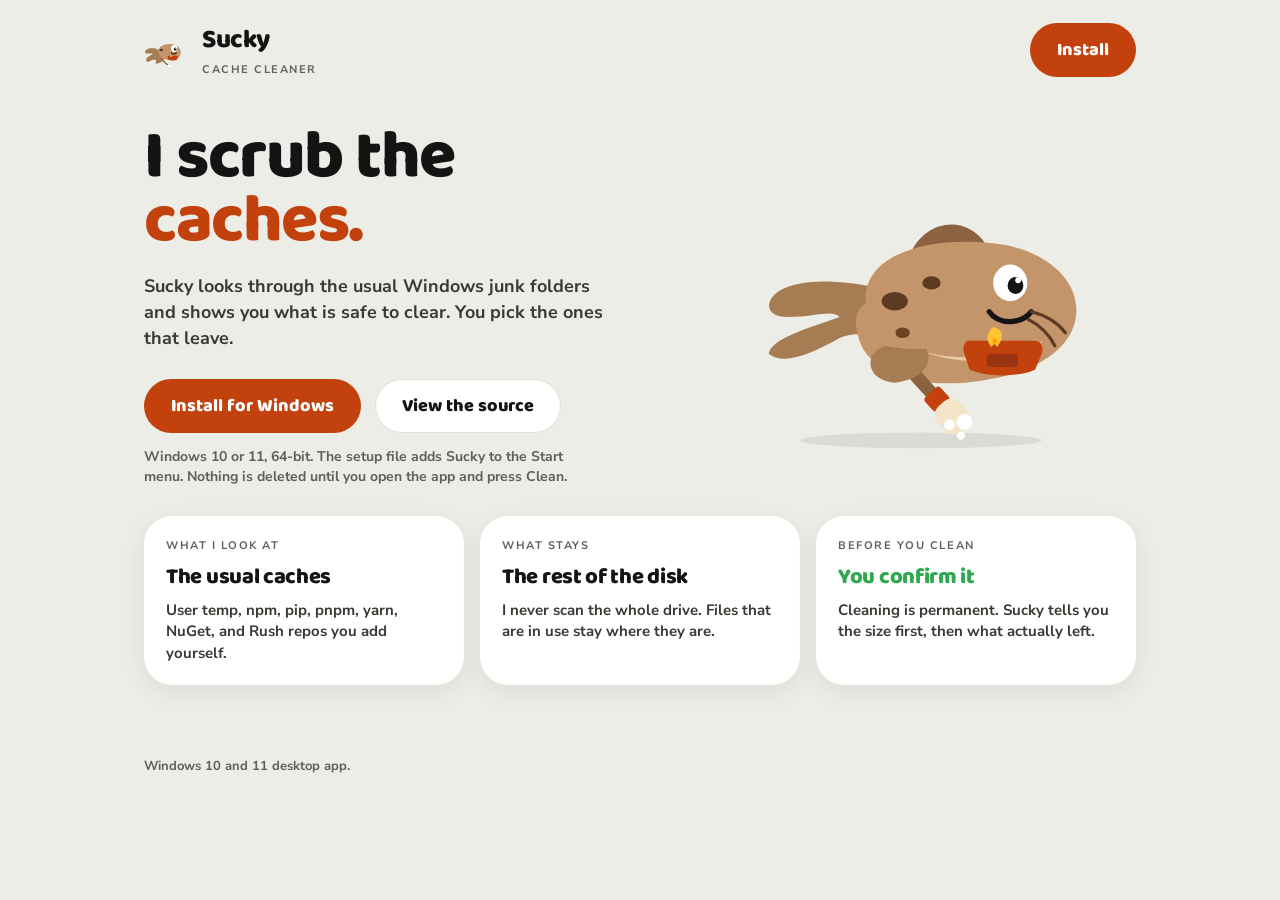
<file: docs/index.html>
<!DOCTYPE html>
<html lang="en">
<head>
  <meta charset="utf-8">
  <meta name="viewport" content="width=device-width, initial-scale=1">
  <title>Sucky — Cache Cleaner</title>
  <meta name="description" content="Sucky finds Windows dev caches and scrubs the ones you pick. Install the desktop app.">
  <link rel="icon" href="mark.svg">
  <link rel="preconnect" href="https://fonts.googleapis.com">
  <link rel="preconnect" href="https://fonts.gstatic.com" crossorigin>
  <link href="https://fonts.googleapis.com/css2?family=Baloo+2:wght@700;800&family=Nunito+Sans:wght@400;700&display=swap" rel="stylesheet">
  <style>
    :root {
      --paper: #EDEDE7;
      --panel: #FFFFFF;
      --ink: #141414;
      --text: #3A3A35;
      --muted: #605F58;
      --flame: #FF9E00;
      --ember: #C2410C;
      --ember-dark: #9A3412;
      --leaf: #2FA84F;
      --hairline: #E0E0DA;
      --display: "Baloo 2", "Trebuchet MS", sans-serif;
      --body: "Nunito Sans", "Segoe UI", sans-serif;
    }
    * { box-sizing: border-box; }
    html, body { margin: 0; }
    body {
      min-height: 100vh;
      background: var(--paper);
      color: var(--text);
      font-family: var(--body);
      font-size: 17px;
      line-height: 1.45;
    }
    a { color: inherit; }
    .top {
      display: flex;
      align-items: center;
      gap: 12px;
      max-width: 1040px;
      margin: 0 auto;
      padding: 22px 24px 0;
    }
    .top img { width: 46px; height: 46px; }
    .brand { font-family: var(--display); font-weight: 800; font-size: 26px; color: var(--ink); letter-spacing: -0.4px; }
    .brand small { display: block; margin-top: 2px; font-family: var(--body); font-weight: 700; font-size: 11px; letter-spacing: 0.14em; text-transform: uppercase; color: var(--muted); }
    .top .install { margin-left: auto; }
    .wrap { max-width: 1040px; margin: 0 auto; padding: 48px 24px 72px; }
    .hero { display: grid; grid-template-columns: minmax(0, 1.1fr) minmax(280px, 0.9fr); gap: 36px; align-items: center; }
    h1 {
      margin: 0;
      font-family: var(--display);
      font-weight: 800;
      font-size: clamp(44px, 6vw, 68px);
      line-height: 0.95;
      letter-spacing: -1.5px;
      color: var(--ink);
    }
    h1 em { font-style: normal; color: var(--ember); }
    .lede { max-width: 460px; margin: 18px 0 0; font-size: 18px; font-weight: 700; }
    .actions { display: flex; flex-wrap: wrap; align-items: center; gap: 14px; margin-top: 28px; }
    .btn {
      display: inline-flex;
      align-items: center;
      justify-content: center;
      min-height: 54px;
      padding: 0 26px;
      border-radius: 999px;
      border: 1.5px solid transparent;
      font-family: var(--display);
      font-weight: 800;
      font-size: 18px;
      text-decoration: none;
      cursor: pointer;
    }
    .btn-primary { background: var(--ember); color: white; }
    .btn-primary:hover { background: var(--ember-dark); }
    .btn-secondary { background: white; color: var(--ink); border-color: var(--hairline); }
    .btn-secondary:hover { border-color: var(--ink); }
    .fine { margin: 14px 0 0; max-width: 440px; color: var(--muted); font-size: 14px; font-weight: 700; }
    .stage { display: flex; justify-content: center; }
    .stage img { width: min(100%, 420px); height: auto; }
    .cards { display: grid; grid-template-columns: repeat(3, 1fr); gap: 16px; margin-top: 28px; }
    .card {
      background: var(--panel);
      border-radius: 28px;
      padding: 22px 22px 20px;
      box-shadow: 0 6px 24px rgba(20, 20, 20, 0.08);
    }
    .card span {
      display: block;
      margin-bottom: 8px;
      font-size: 11px;
      font-weight: 700;
      letter-spacing: 0.14em;
      text-transform: uppercase;
      color: var(--muted);
    }
    .card b { display: block; margin-bottom: 6px; font-family: var(--display); font-weight: 800; font-size: 22px; color: var(--ink); letter-spacing: -0.3px; }
    .card p { margin: 0; font-size: 15px; font-weight: 700; }
    .card .ok { color: var(--leaf); }
    footer { max-width: 1040px; margin: 0 auto; padding: 0 24px 36px; color: var(--muted); font-size: 13px; font-weight: 700; }
    @media (max-width: 860px) {
      .hero, .cards { grid-template-columns: 1fr; }
      .top .install { display: none; }
      .stage { order: -1; }
    }
  </style>
</head>
<body>
  <header class="top">
    <img src="mark.svg" alt="">
    <div class="brand">Sucky<small>Cache cleaner</small></div>
    <a class="btn btn-primary install" href="https://github.com/Ramenagii/sucky-cache-cleaner/releases/latest/download/Sucky.Cache.Cleaner_0.1.0_x64-setup.exe">Install</a>
  </header>
  <main class="wrap">
    <section class="hero">
      <div>
        <h1>I scrub the <em>caches.</em></h1>
        <p class="lede">Sucky looks through the usual Windows junk folders and shows you what is safe to clear. You pick the ones that leave.</p>
        <div class="actions">
          <a class="btn btn-primary" id="install" href="https://github.com/Ramenagii/sucky-cache-cleaner/releases/latest/download/Sucky.Cache.Cleaner_0.1.0_x64-setup.exe">Install for Windows</a>
          <a class="btn btn-secondary" href="https://github.com/Ramenagii/sucky-cache-cleaner">View the source</a>
        </div>
        <p class="fine">Windows 10 or 11, 64-bit. The setup file adds Sucky to the Start menu. Nothing is deleted until you open the app and press Clean.</p>
      </div>
      <div class="stage">
        <img src="mascot.svg" alt="Sucky, a pleco in an orange apron with a scrub brush">
      </div>
    </section>
    <section class="cards" aria-label="What the install includes">
      <article class="card">
        <span>What I look at</span>
        <b>The usual caches</b>
        <p>User temp, npm, pip, pnpm, yarn, NuGet, and Rush repos you add yourself.</p>
      </article>
      <article class="card">
        <span>What stays</span>
        <b>The rest of the disk</b>
        <p>I never scan the whole drive. Files that are in use stay where they are.</p>
      </article>
      <article class="card">
        <span>Before you clean</span>
        <b class="ok">You confirm it</b>
        <p>Cleaning is permanent. Sucky tells you the size first, then what actually left.</p>
      </article>
    </section>
  </main>
  <footer>Windows 10 and 11 desktop app.</footer>
</body>
</html>
</file>
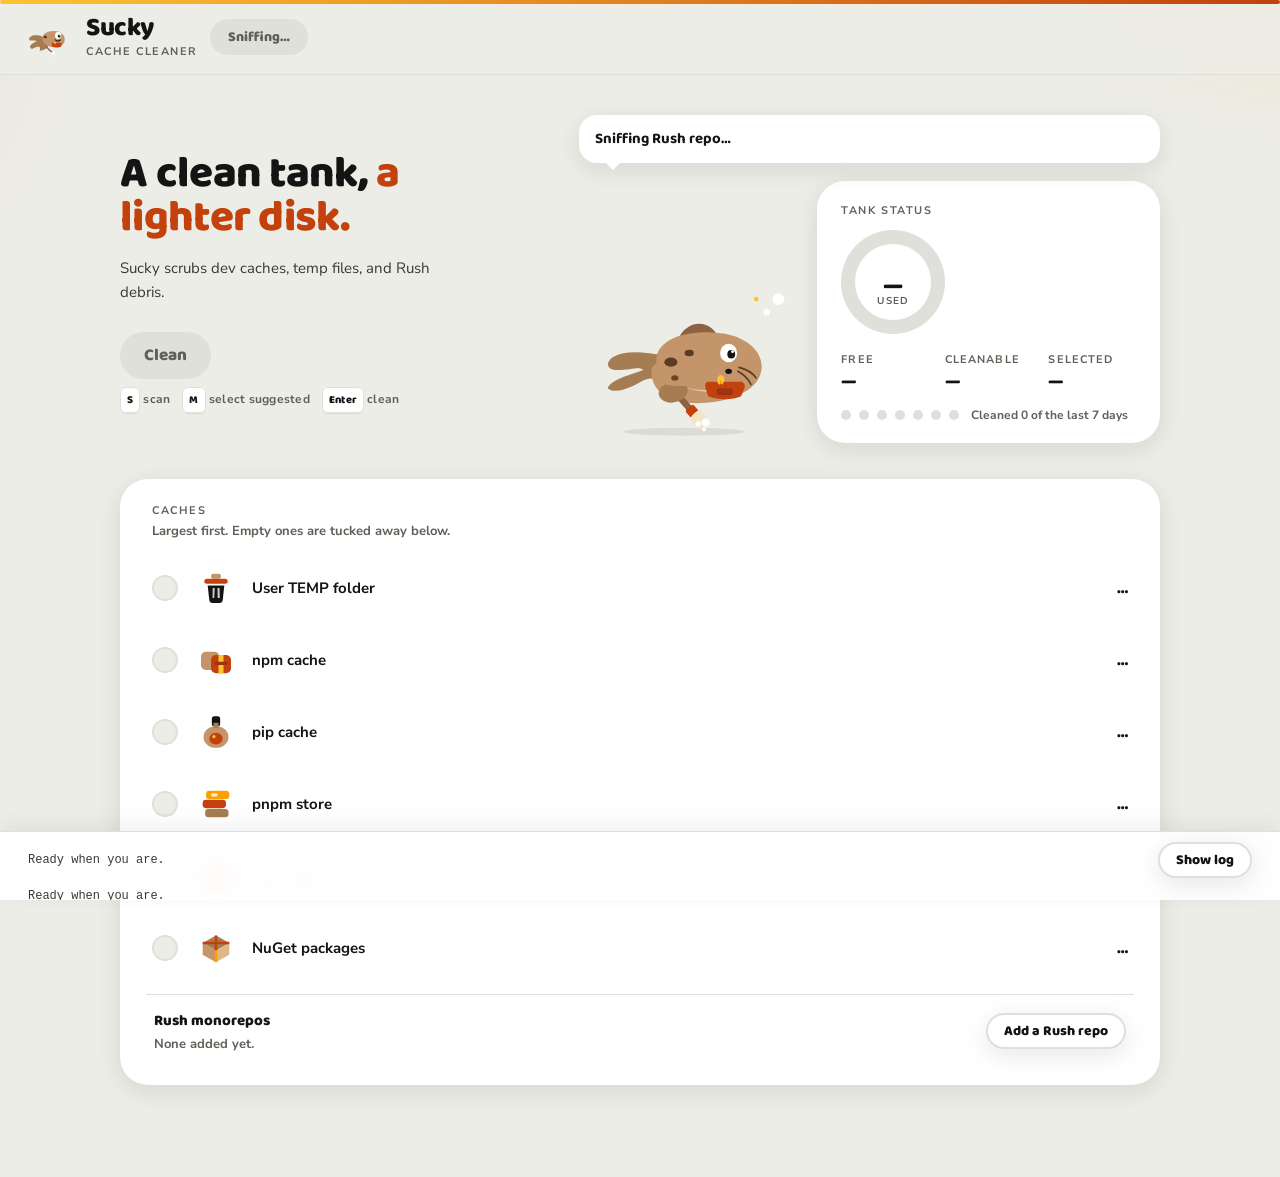
<file: src/index.html>
<!doctype html>
<html lang="en">
<head>
<meta charset="utf-8">
<meta name="viewport" content="width=device-width, initial-scale=1">
<meta name="theme-color" content="#EDEDE7">
<title>Sucky — Cache Cleaner</title>
<link rel="icon" href="assets/mark.svg">
<link rel="stylesheet" href="fonts/fonts.css">
<style>
  :root {
    --paper: #EDEDE7;
    --panel: #FFFFFF;
    --ink: #141414;
    --text: #3A3A35;
    --muted: #605F58;
    --flame: #FF9E00;
    --flame-yellow: #FFC233;
    --ember: #C2410C;
    --ember-dark: #9A3412;
    --leaf: #2FA84F;
    --red: #D64533;
    --hairline: #E0E0DA;
    --wash: #FFF6EA;
    --shadow: 0 6px 24px rgba(20, 20, 20, 0.10);
    --display: "Baloo 2", Anybody, Quicksand, "Trebuchet MS", sans-serif;
    --body: "Nunito Sans", Quicksand, "Segoe UI", sans-serif;
    --mono: "Cascadia Mono", "JetBrains Mono", Consolas, monospace;
  }
  @property --pct {
    syntax: "<number>";
    inherits: true;
    initial-value: 0;
  }
  * { box-sizing: border-box; }
  body {
    margin: 0;
    min-height: 100vh;
    padding-bottom: 60px;
    font-family: var(--body);
    font-size: 15px;
    color: var(--text);
    background:
      radial-gradient(880px 460px at 112% -12%, rgba(255, 158, 0, 0.18), transparent 58%),
      radial-gradient(640px 480px at -18% 8%, rgba(194, 65, 12, 0.07), transparent 52%),
      var(--paper);
    background-attachment: fixed;
    -webkit-font-smoothing: antialiased;
    user-select: none;
  }
  ::selection { background: #FFD27A; color: var(--ink); }
  button, input { font: inherit; color: inherit; }

  .scrub-bar {
    position: fixed; inset: 0 0 auto 0; height: 4px; z-index: 40;
    pointer-events: none; opacity: 0; overflow: hidden;
  }
  body.busy .scrub-bar { opacity: 1; }
  .scrub-bar i {
    display: block; height: 100%; width: 32%;
    background: linear-gradient(90deg, var(--flame-yellow), var(--ember));
    border-radius: 99px;
    animation: load 1.05s ease-in-out infinite;
  }
  body.scanning .scrub-bar i {
    width: 100%;
    transform-origin: left center;
    animation: scanfill 3s linear forwards;
  }
  @keyframes load {
    0% { transform: translateX(-130%); }
    100% { transform: translateX(420%); }
  }
  @keyframes scanfill {
    from { transform: scaleX(0); }
    to { transform: scaleX(1); }
  }

  .topbar {
    position: sticky; top: 0; z-index: 6;
    display: flex; align-items: center; gap: 12px;
    padding: 14px 28px;
    background: rgba(237, 237, 231, 0.88);
    backdrop-filter: blur(12px);
    border-bottom: 1px solid var(--hairline);
  }
  .brand-mark { width: 46px; height: 46px; flex: none; }
  .brand h1 {
    margin: 0;
    font-family: var(--display);
    font-weight: 800;
    font-size: 26px;
    letter-spacing: -0.4px;
    line-height: 1;
    color: var(--ink);
  }
  .brand p {
    margin: 3px 0 0;
    font-size: 11px;
    font-weight: 700;
    letter-spacing: 0.14em;
    text-transform: uppercase;
    color: var(--muted);
  }
  .topbar .meta { margin-left: auto; font-size: 12px; font-weight: 700; color: var(--muted); }

  main {
    width: min(1120px, 100%);
    margin: 0 auto;
    padding: 40px 40px 32px;
    display: grid;
    gap: 36px;
    align-content: start;
  }

  .hero {
    display: grid;
    grid-template-columns: minmax(280px, 0.85fr) minmax(520px, 1.2fr);
    gap: 48px;
    align-items: center;
  }
  .hero h2 {
    margin: 0;
    font-family: var(--display);
    font-weight: 800;
    font-size: clamp(34px, 4vw, 44px);
    line-height: 1.02;
    letter-spacing: -0.7px;
    color: var(--ink);
  }
  .hero h2 em { font-style: normal; color: var(--ember); }
  .hero h2.tone-high em { color: var(--red); }
  .hero h2.tone-mid em { color: var(--ember-dark); }
  .warn {
    margin: 14px 0 0;
    font-size: 13px;
    font-weight: 700;
    color: var(--text);
  }
  .hero .sub {
    margin: 16px 0 0;
    max-width: 36ch;
    color: var(--text);
    line-height: 1.55;
  }
  .actions { display: flex; flex-wrap: wrap; align-items: center; gap: 12px; margin-top: 28px; }
  .sel-line {
    margin: 12px 0 0;
    font-size: 13px;
    font-weight: 700;
    color: var(--text);
  }
  .sel-line b { color: var(--ink); font-variant-numeric: tabular-nums; }
  .hint {
    margin: 12px 0 0;
    display: flex; flex-wrap: wrap; align-items: center; gap: 6px;
    font-size: 12px;
    color: var(--muted);
    font-weight: 700;
    letter-spacing: 0.02em;
  }
  .hint kbd {
    font-family: var(--display);
    font-size: 11px;
    font-weight: 800;
    line-height: 1;
    padding: 3px 6px;
    border-radius: 6px;
    background: var(--panel);
    color: var(--ink);
    border: 1px solid var(--hairline);
    box-shadow: 0 1.5px 0 var(--hairline);
  }
  .hint em { font-style: normal; margin-right: 6px; }

  .result {
    margin-top: 18px;
    padding: 14px 16px;
    border-radius: 18px;
    background: var(--panel);
    box-shadow: var(--shadow);
    border-left: 4px solid var(--leaf);
    display: none;
  }
  .result.show { display: block; }
  .result-head {
    font-family: var(--display);
    font-weight: 800;
    font-size: 16px;
    color: var(--ink);
    margin: 0;
  }
  .result-sub { margin: 4px 0 0; font-size: 13px; color: var(--text); }
  .result details { margin-top: 8px; }
  .result summary {
    cursor: pointer;
    font-family: var(--display);
    font-weight: 700;
    font-size: 13px;
    color: var(--ember);
  }
  .result ul { margin: 8px 0 0; padding: 0; list-style: none; display: grid; gap: 4px; }
  .result li {
    display: flex; gap: 10px; align-items: baseline;
    font-size: 13px;
    color: var(--text);
  }
  .result li b { font-family: var(--display); font-weight: 800; color: var(--ink); }
  .result li span { margin-left: auto; font-variant-numeric: tabular-nums; font-weight: 700; }

  .btn {
    font-family: var(--display);
    font-weight: 800;
    font-size: 17px;
    line-height: 1;
    padding: 13px 22px;
    border-radius: 999px;
    border: 2px solid transparent;
    background: transparent;
    cursor: pointer;
    transition: transform .12s ease, background .15s ease, box-shadow .15s ease;
  }
  .btn:hover { transform: translateY(-1px); }
  .btn:active { transform: translateY(1px) scale(0.98); }
  .btn:focus-visible { outline: 3px solid var(--flame); outline-offset: 2px; }
  .btn:disabled {
    background: var(--hairline) !important;
    color: var(--muted) !important;
    border-color: transparent !important;
    box-shadow: none !important;
    cursor: not-allowed;
    transform: none;
  }
  .btn-primary { background: var(--ember); color: #fff; }
  .btn-primary:hover { background: var(--ember-dark); }
  .btn-secondary {
    background: var(--panel);
    color: var(--ink);
    border-color: var(--hairline);
    box-shadow: var(--shadow);
  }
  .btn-secondary:hover { border-color: #C8C8C0; }
  .btn-danger { background: var(--red); color: #fff; }
  .btn-danger:hover { background: #B83828; }
  .btn-sm { font-size: 14px; padding: 9px 16px; }
  .btn-text {
    font-family: var(--display);
    font-weight: 700;
    font-size: 14px;
    background: none;
    border: 0;
    color: var(--ink);
    cursor: pointer;
    padding: 4px 2px;
  }
  .btn-text:hover { color: var(--ember); }

  .stage {
    display: grid;
    grid-template-columns: 210px minmax(0, 1fr);
    gap: 18px 28px;
    align-items: end;
  }
  .buddy { display: contents; }
  .speech { grid-column: 1 / -1; }
  .mascot { grid-column: 1; grid-row: 2; }
  .tank { grid-column: 2; grid-row: 2; }
  .speech {
    margin: 0;
    background: var(--panel);
    color: var(--ink);
    font-family: var(--display);
    font-weight: 700;
    font-size: 15px;
    line-height: 1.35;
    padding: 14px 16px;
    border-radius: 18px;
    box-shadow: var(--shadow);
    position: relative;
  }
  .speech.pop { animation: pop .28s ease; }
  .speech::after {
    content: "";
    position: absolute;
    left: 26px;
    bottom: -7px;
    border-width: 8px 8px 0;
    border-style: solid;
    border-color: #fff transparent transparent;
  }
  @keyframes pop { from { transform: scale(.96); } to { transform: scale(1); } }
  .mascot { cursor: pointer; border-radius: 28px; }
  .mascot:focus-visible { outline: 3px solid var(--flame); outline-offset: 3px; }
  .mascot svg { width: 100%; height: auto; display: block; transform-origin: 50% 86%; animation: bob 3.4s ease-in-out infinite; }
  body.busy .mascot svg { animation-duration: 1s; }
  .mascot.boop svg { animation: boop .42s ease; }
  @keyframes bob {
    0%, 100% { transform: translateY(0) rotate(-1.5deg); }
    50% { transform: translateY(-7px) rotate(1.5deg); }
  }
  @keyframes boop {
    35% { transform: scale(1.07, .93); }
    70% { transform: scale(.97, 1.05); }
  }
  #mascot .flame { transform-box: fill-box; transform-origin: center; animation: flicker 1.25s ease-in-out infinite; }
  #mascot .brush-swing { transform-box: fill-box; transform-origin: left center; animation: scrub 1.15s ease-in-out infinite; }
  body.busy #mascot .brush-swing { animation-duration: .42s; }
  body.scanning #mascot .brush-swing { animation-duration: 3s; }
  #mascot .suds circle { transform-box: fill-box; animation: rise 2s ease-in infinite; }
  #mascot .suds circle:nth-child(2) { animation-delay: .3s; }
  #mascot .suds circle:nth-child(3) { animation-delay: .6s; }
  @keyframes scrub { 50% { transform: rotate(16deg); } }
  @keyframes flicker {
    50% { transform: scale(1.14) rotate(4deg); }
  }
  #mascot .bubbles circle { transform-box: fill-box; animation: rise 1.7s ease-in infinite; }
  #mascot .bubbles circle:nth-child(2) { animation-delay: .25s; }
  #mascot .bubbles circle:nth-child(3) { animation-delay: .5s; }
  @keyframes rise {
    from { transform: translateY(6px); opacity: .25; }
    to { transform: translateY(-12px); opacity: 1; }
  }
  #mascot svg[data-mood="happy"] .mouth-idle,
  #mascot svg[data-mood="worry"] .mouth-idle,
  #mascot svg[data-mood="scan"] .mouth-idle { opacity: 0; }
  #mascot svg[data-mood="happy"] .mouth-happy,
  #mascot svg[data-mood="worry"] .mouth-worry,
  #mascot svg[data-mood="scan"] .mouth-scan { opacity: 1; }
  #mascot svg[data-mood="happy"] .eye-white,
  #mascot svg[data-mood="happy"] .iris { opacity: 0; }
  #mascot svg[data-mood="happy"] .lid,
  #mascot svg[data-mood="happy"] .sparkles,
  #mascot svg[data-mood="happy"] .blush { opacity: 1; }
  #mascot svg[data-mood="scan"] .bubbles { opacity: 1; }
  #mascot svg[data-mood="worry"] .sweat,
  #mascot svg[data-mood="worry"] .brow { opacity: 1; }
  #mascot svg.blink .eye { transform-box: fill-box; transform-origin: center; transform: scaleY(.12); }

  .tank {
    background: var(--panel);
    border-radius: 28px;
    box-shadow: var(--shadow);
    padding: 22px 24px 20px;
    transition: transform .2s ease;
  }
  .tank:hover { transform: translateY(-2px); }
  .tank-head {
    display: flex;
    align-items: center;
    justify-content: space-between;
    gap: 12px;
    font-size: 11px;
    font-weight: 700;
    letter-spacing: 0.14em;
    text-transform: uppercase;
    color: var(--muted);
    margin-bottom: 12px;
  }
  .pill {
    letter-spacing: 0;
    text-transform: none;
    font-family: var(--display);
    font-weight: 800;
    font-size: 12px;
    padding: 4px 10px;
    border-radius: 99px;
    background: #FDE8E4;
    color: var(--red);
  }
  .pill.mid { background: #FFF1D6; color: var(--ember-dark); }
  .pill.ok { background: #E5F6EA; color: #1F7A38; }
  .tank-note {
    margin: 14px 0 0;
    font-size: 13px;
    font-weight: 700;
    color: var(--text);
    line-height: 1.45;
  }
  .tank-body { display: grid; gap: 18px; }
  .gauge {
    --pct: 0;
    --gauge: var(--ink);
    width: 104px; height: 104px;
    border-radius: 50%;
    position: relative;
    cursor: pointer;
    background:
      radial-gradient(closest-side, #fff 72%, transparent 74%),
      conic-gradient(var(--gauge) calc(var(--pct) * 1%), var(--hairline) 0);
    display: grid;
    place-items: center;
    transition: --pct .6s ease;
  }
  .gauge b {
    font-family: var(--display);
    font-weight: 800;
    font-size: 26px;
    color: var(--ink);
    line-height: 1;
    margin-top: 8px;
  }
  .gauge small {
    position: absolute;
    bottom: 26px;
    font-size: 10px;
    font-weight: 700;
    letter-spacing: 0.12em;
    text-transform: uppercase;
    color: var(--muted);
  }
  .stats { display: grid; grid-template-columns: repeat(3, minmax(0, 1fr)); gap: 16px; }
  .stat { display: grid; gap: 4px; }
  .stat span {
    font-size: 11px;
    font-weight: 700;
    letter-spacing: 0.1em;
    text-transform: uppercase;
    color: var(--muted);
  }
  .stat strong {
    font-family: var(--display);
    font-weight: 800;
    font-size: 20px;
    line-height: 1;
    color: var(--ink);
    white-space: nowrap;
    font-variant-numeric: tabular-nums;
  }
  .stat.hot strong { color: var(--ember); }
  .bar { height: 8px; margin-top: 18px; border-radius: 99px; background: var(--hairline); overflow: hidden; }
  .bar i { display: block; height: 100%; width: 0; border-radius: inherit; background: var(--ember); transition: width .45s ease; }
  .streak { display: flex; align-items: center; gap: 8px; margin-top: 16px; cursor: help; }
  .streak i { width: 10px; height: 10px; border-radius: 50%; background: var(--hairline); }
  .streak i.on { background: var(--leaf); }
  .streak span { margin-left: 4px; font-size: 12px; font-weight: 700; color: var(--muted); }

  .panel {
    background: var(--panel);
    border-radius: 28px;
    box-shadow: var(--shadow);
    padding: 14px 18px 20px;
  }
  .panel-head {
    display: flex;
    justify-content: space-between;
    align-items: center;
    gap: 16px;
    padding: 10px 14px 12px;
    font-size: 11px;
    font-weight: 700;
    letter-spacing: 0.14em;
    text-transform: uppercase;
    color: var(--muted);
  }

  .suggest {
    width: 100%;
    display: grid;
    grid-template-columns: 14px minmax(0, 1fr);
    grid-template-areas: "dot ev" "dot why";
    column-gap: 14px;
    row-gap: 4px;
    text-align: left;
    background: transparent;
    border: 0;
    border-radius: 18px;
    padding: 16px 14px;
    cursor: pointer;
  }
  .suggest:hover { background: var(--wash); }
  .suggest.is-on { background: #FFF1D6; }
  .suggest:focus-visible { outline: 3px solid var(--flame); outline-offset: 0; }
  .dot { width: 12px; height: 12px; border-radius: 50%; background: var(--hairline); }
  .suggest .dot { grid-area: dot; align-self: center; }
  .row .dot { justify-self: end; }
  .dot.scrub { background: var(--flame); box-shadow: 0 0 0 4px rgba(255, 158, 0, 0.18); }
  .dot.look { background: transparent; box-shadow: inset 0 0 0 2px var(--flame); }
  .dot.leave { background: var(--leaf); }
  .ev { grid-area: ev; font-weight: 700; color: var(--ink); }
  .why { grid-area: why; font-size: 14px; color: var(--text); }
  .tag {
    display: inline-block;
    margin-left: 8px;
    padding: 1px 8px;
    border-radius: 99px;
    background: #FFF1D6;
    color: var(--ember);
    font-family: var(--display);
    font-weight: 700;
    font-size: 12px;
    letter-spacing: 0;
    text-transform: none;
  }
  .tag.safe { background: #E5F6EA; color: #1F7A38; }

  .row {
    display: grid;
    grid-template-columns: 28px 40px minmax(0, 1fr) auto auto;
    gap: 16px;
    align-items: center;
    padding: 16px 14px;
    border-radius: 16px;
    cursor: pointer;
    position: relative;
  }
  .row:hover { background: var(--wash); }
  .row.is-on { background: #FFF1D6; }
  .row.unavailable { opacity: 0.55; cursor: default; }
  .row.is-scanning {
    background-image: linear-gradient(90deg, transparent, rgba(255, 158, 0, 0.28), transparent);
    background-size: 42% 100%;
    background-repeat: no-repeat;
    animation: sheen 1s linear infinite;
  }
  @keyframes sheen { from { background-position: -40% 0; } to { background-position: 140% 0; } }
  .row.flash { animation: flash .7s ease; }
  @keyframes flash {
    0% { box-shadow: inset 0 0 0 2px var(--flame); }
    100% { box-shadow: inset 0 0 0 2px transparent; }
  }
  .check {
    appearance: none;
    width: 26px; height: 26px;
    border-radius: 50%;
    border: 2.5px solid #C8C8C0;
    background: #fff;
    display: grid;
    place-items: center;
    cursor: pointer;
    margin: 0;
  }
  .check::after {
    content: "";
    width: 10px; height: 6px;
    border-left: 2.5px solid #fff;
    border-bottom: 2.5px solid #fff;
    transform: rotate(-45deg) scale(0);
    margin-top: -2px;
  }
  .check:checked { background: var(--ember); border-color: var(--ember); }
  .check:checked::after { transform: rotate(-45deg) scale(1); }
  .check:focus-visible { outline: 3px solid var(--flame); outline-offset: 2px; }
  .check:disabled { cursor: not-allowed; background: var(--paper); border-color: var(--hairline); }
  .row.unchosen { cursor: default; }
  .ico { width: 40px; height: 40px; }
  .row-title { font-weight: 700; color: var(--ink); }
  .row-path {
    margin-top: 2px;
    font-family: var(--mono);
    font-size: 12px;
    color: var(--muted);
    overflow: hidden;
    text-overflow: ellipsis;
    white-space: nowrap;
    user-select: text;
    cursor: text;
  }
  .size { text-align: right; min-width: 88px; }
  .size b {
    display: block;
    font-family: var(--display);
    font-weight: 800;
    font-size: 16px;
    color: var(--ink);
    font-variant-numeric: tabular-nums;
  }
  .size small { color: var(--muted); font-size: 12px; font-weight: 700; }
  .chip {
    font-family: var(--display);
    font-weight: 700;
    font-size: 12px;
    padding: 3px 8px;
    border-radius: 99px;
    background: var(--wash);
    color: var(--ember-dark);
  }
  .remove-rush {
    font-family: var(--display);
    font-weight: 800;
    font-size: 14px;
    color: var(--muted);
    background: none;
    border: 0;
    border-radius: 99px;
    padding: 4px 8px;
    cursor: pointer;
  }
  .remove-rush:hover { color: var(--red); background: #FDE8E4; }

  .group-head {
    display: flex; align-items: center; gap: 8px;
    width: 100%;
    margin-top: 6px;
    padding: 12px 14px;
    background: none;
    border: 0;
    border-top: 1px solid var(--hairline);
    cursor: pointer;
    text-align: left;
    font-family: var(--display);
    font-weight: 700;
    font-size: 14px;
    color: var(--muted);
  }
  .group-head:hover { color: var(--ink); }
  .group-head .caret { transition: transform .18s ease; }
  .group-head[aria-expanded="true"] .caret { transform: rotate(90deg); }
  .group-head .count { margin-left: auto; font-variant-numeric: tabular-nums; }
  .fold {
    display: grid;
    grid-template-rows: 0fr;
    transition: grid-template-rows .32s ease;
  }
  .fold.open { grid-template-rows: 1fr; }
  .fold-inner { overflow: hidden; min-height: 0; }
  .fold.open .fold-inner { animation: unfold .32s ease; }
  @keyframes unfold {
    from { opacity: 0; transform: translateY(-6px); }
    to { opacity: 1; transform: none; }
  }
  .group-body .row { opacity: 0.78; }
  .group-body .row:hover { opacity: 1; }

  .rush-foot {
    display: flex;
    align-items: center;
    justify-content: space-between;
    gap: 16px;
    margin: 10px 8px 0;
    padding: 14px 8px 2px;
    border-top: 1px solid var(--hairline);
  }
  .rush-foot b { display: block; color: var(--ink); font-family: var(--display); font-weight: 800; }
  .rush-foot span { color: var(--muted); font-size: 13px; font-weight: 700; }
  .rush-add {
    margin: 4px 6px 2px;
    padding-top: 4px;
  }
  .rush-add > summary { display: none; }
  .rush-add > summary {
    display: flex; align-items: center; gap: 8px;
    padding: 10px 8px;
    cursor: pointer;
    font-family: var(--display);
    font-weight: 700;
    font-size: 14px;
    color: var(--muted);
    list-style: none;
  }
  .rush-add > summary::-webkit-details-marker { display: none; }
  .rush-add > summary:hover,
  .rush-add[open] > summary { color: var(--ink); }

  .drop {
    margin: 4px 6px 2px;
    padding: 8px;
    border-radius: 20px;
    border: 2px dashed var(--hairline);
  }
  .drop.hot { border-color: var(--ember); background: var(--wash); }
  .drop-copy {
    display: flex; align-items: center; gap: 10px;
    padding: 4px 8px;
    color: var(--muted);
    font-size: 13px;
    font-weight: 700;
  }
  .drop-copy p { margin: 0; }
  .drop-copy img { width: 28px; height: 28px; }
  .rush-head { display: flex; gap: 8px; padding: 6px 6px 0; }
  .rush-head input {
    flex: 1;
    min-width: 0;
    font-family: var(--mono);
    font-size: 12px;
    padding: 10px 12px;
    border-radius: 16px;
    border: 1.5px solid var(--hairline);
    background: var(--paper);
    color: var(--ink);
    outline: none;
    user-select: text;
  }
  .rush-head input::placeholder { color: #8A8981; opacity: 1; }
  .rush-head input:focus { border-color: var(--flame); background: #fff; }
  .empty { margin: 0; padding: 4px 14px 8px; color: var(--muted); font-size: 13px; font-weight: 700; }

  .log {
    position: fixed; inset: auto 0 0 0; z-index: 7;
    border-top: 1px solid var(--hairline);
    background: rgba(255, 255, 255, 0.94);
    backdrop-filter: blur(12px);
    box-shadow: 0 -6px 20px rgba(20, 20, 20, 0.06);
  }
  .log-bar {
    display: flex; align-items: center; gap: 10px;
    padding: 10px 28px;
    font-size: 11px;
    font-weight: 700;
    letter-spacing: 0.14em;
    text-transform: uppercase;
    color: var(--muted);
    cursor: pointer;
  }
  .log-bar .caret { transition: transform .18s ease; }
  .log.open .log-bar .caret { transform: rotate(90deg); }
  .log-bar .btn-text,
  .log-bar .btn { margin-left: auto; letter-spacing: 0; text-transform: none; }
  .log-bar #clearLog { margin-left: 8px; }
  .log-last {
    flex: 1;
    min-width: 0;
    overflow: hidden;
    text-overflow: ellipsis;
    white-space: nowrap;
    font-family: var(--mono);
    font-size: 12px;
    font-weight: 400;
    letter-spacing: 0;
    text-transform: none;
    color: var(--text);
  }
  .log.open .log-last { display: none; }
  #log {
    display: grid;
    grid-template-rows: 0fr;
    overflow: hidden;
    transition: grid-template-rows .32s ease;
  }
  .log.open #log { grid-template-rows: 1fr; }
  #logInner { overflow: auto; max-height: 240px; min-height: 0; padding: 0 28px 12px; }
  #resultToggle { margin-top: 8px; }
  .log-line { font-family: var(--mono); font-size: 12px; color: var(--text); padding: 1px 0; user-select: text; }
  .log-line.bad { color: var(--red); }
  .log-line.good { color: #1F7A38; font-weight: 700; }

  .toast {
    position: fixed;
    left: 50%;
    bottom: 60px;
    transform: translateX(-50%) translateY(12px);
    background: var(--ink);
    color: #fff;
    font-family: var(--display);
    font-weight: 700;
    font-size: 15px;
    padding: 12px 18px;
    border-radius: 999px;
    box-shadow: 0 10px 30px rgba(20, 20, 20, 0.25);
    opacity: 0;
    pointer-events: none;
    transition: opacity .2s ease, transform .2s ease;
    z-index: 30;
    max-width: min(520px, 90vw);
    text-align: center;
  }
  .toast.show { opacity: 1; transform: translateX(-50%) translateY(0); }

  .modal-backdrop {
    position: fixed; inset: 0;
    background: rgba(20, 20, 20, 0.35);
    display: none;
    place-items: center;
    z-index: 20;
    padding: 24px;
  }
  .modal-backdrop.show { display: grid; animation: fade .15s ease; }
  @keyframes fade { from { opacity: 0; } to { opacity: 1; } }
  .modal {
    width: min(460px, 100%);
    background: var(--panel);
    border-radius: 28px;
    box-shadow: 0 24px 60px rgba(20, 20, 20, 0.28);
    padding: 22px 22px 18px;
  }
  .modal h3 {
    margin: 0 0 6px;
    font-family: var(--display);
    font-weight: 800;
    font-size: 24px;
    letter-spacing: -0.4px;
    color: var(--ink);
  }
  .modal-lead { margin: 0 0 12px; color: var(--text); }
  .modal-list { display: grid; gap: 4px; max-height: 240px; overflow: auto; }
  .modal-item {
    display: flex; align-items: center; gap: 10px;
    padding: 8px;
    border-radius: 14px;
    background: var(--paper);
  }
  .modal-item img { width: 28px; height: 28px; flex: none; }
  .modal-item > b { margin-left: auto; font-family: var(--display); font-weight: 800; white-space: nowrap; }
  .modal-item b { display: block; color: var(--ink); font-size: 14px; }
  .modal-item span { color: var(--muted); font-size: 12px; font-weight: 700; }
  .modal-total {
    margin-top: 12px;
    font-family: var(--display);
    font-weight: 800;
    font-size: 20px;
    color: var(--ink);
  }
  .modal-status {
    min-height: 1.2em;
    margin: 6px 0 0;
    font-family: var(--display);
    font-weight: 700;
    color: var(--ember);
  }
  .modal-actions { display: flex; justify-content: flex-end; gap: 10px; margin-top: 14px; }

  .confetti { position: fixed; inset: 0; pointer-events: none; overflow: hidden; z-index: 35; }
  .confetti i {
    position: absolute; top: -16px;
    width: 10px; height: 14px;
    border-radius: 3px;
    animation: fall linear forwards;
  }
  @keyframes fall { to { transform: translateY(105vh) rotate(280deg); opacity: .15; } }

  @media (max-width: 980px) {
    .hero { grid-template-columns: 1fr; gap: 28px; }
    .stage { grid-template-columns: 180px minmax(0, 1fr); gap: 16px 20px; }
    main { padding: 28px 20px 24px; gap: 28px; }
    .topbar, .log-bar, #logInner { padding-left: 16px; padding-right: 16px; }
  }
  @media (prefers-reduced-motion: reduce) {
    *, *::before, *::after {
      animation: none !important;
      transition: none !important;
    }
  }
</style>
</head>
<body>
<div class="scrub-bar" aria-hidden="true"><i></i></div>

<header class="topbar">
  <img class="brand-mark" src="assets/mark.svg" alt="">
  <div class="brand">
    <h1>Sucky</h1>
    <p>cache cleaner</p>
  </div>
  <button class="btn btn-secondary btn-sm" id="scan" type="button" title="Scan tank (S)">Scan tank</button>
</header>

<main>
  <section class="hero">
    <div>
      <h2 id="heroTitle">A clean tank, <em>a lighter disk.</em></h2>
      <p class="sub" id="sub">Sucky scrubs dev caches, temp files, and Rush debris.</p>
      <div class="actions">
        <button class="btn btn-primary" id="clean" type="button" disabled>Clean</button>
        <button class="btn btn-secondary" id="scanAgain" type="button" hidden>Scan again</button>
        <button class="btn btn-secondary" id="markHero" type="button" data-action="mark" disabled hidden>Select suggested</button>
      </div>
      <p class="warn" id="warn" hidden>Permanently deletes 0 files. This cannot be undone.</p>
      <p class="hint">
        <em><kbd>S</kbd> scan</em>
        <em><kbd>M</kbd> select suggested</em>
        <em><kbd>Enter</kbd> clean</em>
      </p>
      <div class="result" id="result" role="status">
        <p class="result-head" id="resultHead"></p>
        <p class="result-sub" id="resultSub"></p>
        <button class="btn-text" id="resultToggle" type="button" aria-expanded="false">View details</button>
        <div class="fold" id="resultFold"><div class="fold-inner"><ul id="resultList"></ul></div></div>
      </div>
    </div>

    <div class="stage">
      <div class="buddy">
        <p class="speech" id="speech" aria-live="polite">I scrub the junk.</p>
        <div class="mascot" id="mascot" tabindex="0" role="button" aria-label="Sucky, the pleco"></div>
      </div>
      <aside class="tank" aria-label="Tank status">
        <div class="tank-head">
          <span>Tank status</span>
          <span class="pill" id="tankPill" hidden>Almost full</span>
        </div>
        <div class="tank-body">
          <div class="gauge" id="gauge" title="How full this disk is">
            <b id="gaugePct">—</b>
            <small>used</small>
          </div>
          <div class="stats">
            <div class="stat"><span>Free</span><strong id="free">—</strong></div>
            <div class="stat hot"><span>Cleanable</span><strong id="sugg">—</strong></div>
            <div class="stat"><span>Selected</span><strong id="junk">—</strong></div>
          </div>
        </div>
        <p class="tank-note" id="tankNote" hidden></p>
        <div class="streak" id="streak" aria-label="Scrub streak"></div>
      </aside>
    </div>
  </section>

  <section class="panel" aria-label="Caches">
    <div class="panel-head">
      <span>Caches <small id="cacheHint" style="display:block;margin-top:4px;letter-spacing:0;text-transform:none;font-family:var(--body);font-size:13px;font-weight:700;">Largest first. Empty ones are tucked away below.</small></span>
      <button class="btn btn-secondary btn-sm" id="toggleAll" type="button">Select all with files</button>
    </div>
    <div id="rows"></div>
    <div id="rushRows"></div>
    <div class="rush-foot">
      <div>
        <b>Rush monorepos</b>
        <span id="rushStatus">None added yet.</span>
      </div>
      <button class="btn btn-secondary btn-sm" id="rushToggle" type="button">Add a Rush repo</button>
    </div>
    <div class="rush-add" id="rushAdd">
      <div class="fold" id="rushFold">
      <div class="fold-inner">
      <div class="drop" id="drop">
        <div class="drop-copy">
          <img src="assets/icon-rush.svg" alt="">
          <p>Drop a Rush repo here, or paste the folder that holds rush.json.</p>
        </div>
        <div class="rush-head">
          <input id="repoInput" placeholder="D:\work\monorepo" spellcheck="false" aria-label="Rush repo folder">
          <button class="btn btn-secondary btn-sm" id="addRepo" type="button">Add repo</button>
        </div>
      </div>
      </div>
      </div>
    </div>
  </section>
</main>

<footer class="log" id="logWrap">
  <div class="log-bar" id="logBar">
    <span class="log-last" id="logLast">Ready when you are.</span>
    <button class="btn btn-secondary btn-sm" id="logToggle" type="button" aria-expanded="false" aria-controls="log">Show log</button>
    <button class="btn-text" id="clearLog" type="button" hidden>Clear</button>
  </div>
  <div id="log"><div class="fold-inner" id="logInner"><div class="log-line">Ready when you are.</div></div></div>
</footer>

<div class="toast" id="toast" role="status"></div>

<div class="modal-backdrop" id="modal" role="dialog" aria-modal="true" aria-labelledby="modalTitle">
  <div class="modal">
    <h3 id="modalTitle">Clean these?</h3>
    <p class="modal-lead" id="modalLead">This can't be undone. Locked files get skipped.</p>
    <div class="modal-list" id="modalList"></div>
    <div class="modal-total" id="modalTotal"></div>
    <p class="modal-status" id="modalStatus"></p>
    <div class="modal-actions">
      <button class="btn btn-secondary" id="modalCancel" type="button">Keep</button>
      <button class="btn btn-danger" id="modalConfirm" type="button">Clean it</button>
    </div>
  </div>
</div>

<script>
const $ = (id) => document.getElementById(id);
const KB = 1024, MB = KB * 1024, GB = MB * 1024;
const ICONS = {
  Temp: 'assets/icon-temp.svg',
  Npm: 'assets/icon-npm.svg',
  Pip: 'assets/icon-pip.svg',
  Pnpm: 'assets/icon-pnpm.svg',
  Yarn: 'assets/icon-yarn.svg',
  NuGet: 'assets/icon-nuget.svg',
  Rush: 'assets/icon-rush.svg',
};
const KNOWN = [
  ['Temp', 'User TEMP folder'],
  ['Npm', 'npm cache'],
  ['Pip', 'pip cache'],
  ['Pnpm', 'pnpm store'],
  ['Yarn', 'yarn cache'],
  ['NuGet', 'NuGet packages'],
];
const COPY = {
  Temp: {
    scrub: 'Scratch files apps leave behind. A small gain.',
    look: 'Apps may still be using these. I skip locked files.',
    leave: 'Small scratch space. I would leave it.',
    hover: 'Scratch files. Locked ones get skipped.',
  },
  Npm: {
    scrub: 'Safe to scrub. npm downloads these again if a project asks.',
    leave: 'Small. npm can keep this.',
    hover: 'Old tarballs. npm can fetch these again.',
  },
  Pip: {
    scrub: 'Safe to scrub. pip downloads these again.',
    leave: 'Python packages download again when needed.',
    hover: 'Python packages download again when needed.',
  },
  Pnpm: {
    scrub: 'Prune drops packages nothing links anymore.',
    leave: 'Small store. I would leave it.',
    hover: 'Prune only drops what nothing links.',
  },
  Yarn: {
    scrub: 'Safe to scrub. yarn refills this on the next install.',
    leave: 'Small. yarn can keep this.',
    hover: 'Yarn refills this on the next install.',
  },
  NuGet: {
    look: 'The next build downloads these again. Opt-in — I will not tick this for you.',
    leave: 'Small restore cache. I would leave it.',
    hover: 'The next build downloads these again. Opt-in.',
  },
  Rush: {
    scrub: 'Build debris. rush purge, or I delete common\\temp.',
    leave: 'Not much debris. I would leave it.',
    hover: 'Rush debris for this repo. Safe to purge.',
  },
};
const BLURBS = ['Blub.', 'Apron stays on.', 'I only eat caches.', 'Show me a fat folder.'];
const STATS_KEY = 'sucky-scrub-days';

const state = {
  targets: [],
  rushRepos: [],
  driveTotal: 0,
  driveFree: 0,
  busy: false,
  scanned: false,
  emptyOpen: false,
  mood: 'idle',
};
let baseLine = 'I scrub the junk.';
let blurbTimer = 0;
const tweens = {};

const inApp = !!(window.__TAURI__ && window.__TAURI__.core);
let mock = null;

function pretty(n) {
  const digits = n >= 100 ? 0 : 1;
  return n.toFixed(digits).replace(/\.0$/, '');
}
function fmtSize(bytes) {
  const b = Math.max(0, bytes || 0);
  if (b >= GB) return pretty(b / GB) + ' GB';
  if (b >= MB) return pretty(b / MB) + ' MB';
  if (b >= KB) return pretty(b / KB) + ' KB';
  return Math.round(b) + ' B';
}
function stamp() {
  return new Date().toLocaleTimeString('en-GB', { hour12: false });
}
function h(tag, props, kids) {
  const node = document.createElement(tag);
  for (const [key, val] of Object.entries(props || {})) {
    if (val == null) continue;
    if (key === 'class') node.className = val;
    else node.setAttribute(key, val);
  }
  for (const kid of kids || []) node.append(kid);
  return node;
}
function qRow(id) {
  return [...document.querySelectorAll('.row')].find((el) => el.dataset.id === id);
}
function items() {
  const targets = state.targets.map((t) => Object.assign(t, {
    risky: t.id === 'Temp' || t.id === 'NuGet',
    kindId: t.id,
    icon: ICONS[t.id] || ICONS.Rush,
  }));
  const repos = state.rushRepos.map((r) => Object.assign(r, {
    id: 'rush:' + r.path,
    label: 'Rush repo',
    available: true,
    risky: false,
    kindId: 'Rush',
    icon: ICONS.Rush,
    note: r.exists === false ? 'No common\\temp yet.' : (r.note || ''),
  }));
  return [...targets, ...repos];
}
const WORTH = 1 * MB;
function advise(item) {
  const copy = COPY[item.kindId] || COPY.Rush;
  if (item.available === false) {
    return { tone: 'mute', reason: item.note || 'Not on this machine.', hover: item.note || 'Not on this machine.' };
  }
  const size = item.sizeBytes || 0;
  if (size <= 0) return { tone: 'leave', reason: 'Nothing in here.', hover: 'Nothing in here.' };
  if (item.id === 'NuGet' && size >= WORTH) return { tone: 'look', reason: copy.look, hover: copy.hover };
  if (size >= WORTH) return { tone: 'scrub', reason: copy.scrub || copy.look, hover: copy.hover || copy.look };
  return { tone: 'leave', reason: copy.leave, hover: copy.hover };
}
function selectable(item) {
  return !item.pending && item.available !== false && (item.sizeBytes || 0) > 0;
}
function selectedBytes() {
  if (!state.scanned) return 0;
  return items().filter((i) => i.checked && i.available).reduce((s, i) => s + (i.sizeBytes || 0), 0);
}
function suggestedBytes() {
  if (!state.scanned) return 0;
  return items().filter((i) => advise(i).tone === 'scrub').reduce((s, i) => s + (i.sizeBytes || 0), 0);
}
function totalBytes() {
  if (!state.scanned) return 0;
  return items().filter((i) => i.available).reduce((s, i) => s + (i.sizeBytes || 0), 0);
}
function drivePct() {
  if (!state.driveTotal) return 0;
  return Math.round((Math.max(0, state.driveTotal - state.driveFree) / state.driveTotal) * 100);
}
function summaryLine() {
  if (!state.scanned) return 'Sucky scrubs dev caches, temp files, and Rush debris.';
  const bytes = suggestedBytes();
  const found = totalBytes();
  const pct = drivePct();
  if (pct >= 90 && bytes > 0) {
    return `Sucky found ${fmtSize(bytes)} it can safely clear. That barely moves the needle, so most of your space is going somewhere outside the cache folders.`;
  }
  if (pct >= 90) return `Sucky found ${fmtSize(found)}, and none of it is big enough to clear. Most of your space is outside the cache folders.`;
  if (bytes > 0) return `Sucky found ${fmtSize(bytes)} it can safely clear.`;
  if (found > 0) return `Found ${fmtSize(found)}, but Sucky recommends leaving it.`;
  return 'The tank is clear. Nothing to clean.';
}

function headline() {
  const pct = drivePct();
  const bytes = suggestedBytes();
  if (!state.scanned) return { before: 'A clean tank, ', em: 'a lighter disk.', tone: '' };
  if (pct >= 90) return { before: 'Your disk is ', em: 'almost full.', tone: 'tone-high' };
  if (pct >= 70) return { before: 'Your disk is ', em: 'getting full.', tone: 'tone-mid' };
  if (bytes > 0) return { before: 'A clean tank, ', em: 'a lighter disk.', tone: '' };
  if (totalBytes() > 0) return { before: 'Nothing worth ', em: 'cleaning today.', tone: '' };
  return { before: 'The tank is ', em: 'clear.', tone: '' };
}

function popSpeech(text) {
  const el = $('speech');
  if (el.textContent === text) return;
  el.textContent = text;
  el.classList.remove('pop');
  void el.offsetWidth;
  el.classList.add('pop');
}
function say(text) {
  baseLine = text;
  popSpeech(text);
}
function peek(text) { popSpeech(text); }
function unpeek() { popSpeech(baseLine); }
function blurb(text) {
  peek(text);
  clearTimeout(blurbTimer);
  blurbTimer = setTimeout(unpeek, 2200);
}
function toast(msg) {
  const el = $('toast');
  el.textContent = msg;
  el.classList.add('show');
  clearTimeout(toast._t);
  toast._t = setTimeout(() => el.classList.remove('show'), 3200);
}
function logLine(msg, kind) {
  const text = String(msg);
  let cls = 'log-line';
  if (kind) cls += ' ' + kind;
  else {
    // Only a real failure is red. "freed 0 B, 0 error(s)" is a neutral result.
    const errors = text.match(/(\d+)\s+error\(s\)/i);
    const failed = errors
      ? Number(errors[1]) > 0
      : /fail|error|!\s/i.test(text);
    if (failed) cls += ' bad';
    else if (/scrubbed|Sniff done|^done/i.test(text)) cls += ' good';
  }
  const line = h('div', { class: cls });
  line.textContent = `[${stamp()}] ${text}`;
  const log = $('logInner');
  log.append(line);
  log.scrollTop = log.scrollHeight;
  const last = $('logLast');
  if (last) last.textContent = `Last run ${stamp().slice(0, 5)} · ${text}`;
}
function setMood(mood) {
  state.mood = mood;
  const svg = document.querySelector('#mascot svg');
  if (svg) svg.dataset.mood = mood;
}
function settleMood() {
  const pct = drivePct();
  const bytes = suggestedBytes();
  if (pct >= 90) {
    setMood('worry');
    say(bytes
      ? `I can clear ${fmtSize(bytes)}. The rest of this full disk is not cache.`
      : `Tank is ${pct}% full. Nothing here is big enough to help.`);
    return;
  }
  if (bytes > 0) {
    setMood('idle');
    say(`I spotted ${fmtSize(bytes)} — safe to scrub.`);
    return;
  }
  const found = totalBytes();
  if (found > 0) {
    setMood('happy');
    say(`Found ${fmtSize(found)}, but I'd leave it.`);
    return;
  }
  setMood('happy');
  say('Nothing big enough to bother.');
}

function tween(key, el, to, blank) {
  if (blank) { el.textContent = '—'; tweens[key] = { value: 0, gen: (tweens[key]?.gen || 0) + 1 }; return; }
  const from = tweens[key]?.value || 0;
  const gen = (tweens[key]?.gen || 0) + 1;
  tweens[key] = { value: from, gen };
  const t0 = performance.now();
  const frame = (now) => {
    if (!tweens[key] || tweens[key].gen !== gen) return;
    const k = Math.min(1, (now - t0) / 480);
    const v = Math.round(from + (to - from) * (1 - Math.pow(1 - k, 3)));
    tweens[key].value = v;
    el.textContent = fmtSize(v);
    if (k < 1) requestAnimationFrame(frame);
  };
  requestAnimationFrame(frame);
}
function renderGauge() {
  const pct = state.scanned ? drivePct() : 0;
  const gauge = $('gauge');
  gauge.style.setProperty('--pct', pct);
  const tone = pct >= 90 ? 'var(--red)' : pct >= 70 ? 'var(--flame)' : 'var(--leaf)';
  gauge.style.setProperty('--gauge', state.scanned ? tone : 'var(--hairline)');
  gauge.dataset.tone = pct >= 90 ? 'high' : pct >= 70 ? 'mid' : 'ok';
  $('gaugePct').textContent = state.scanned ? pct + '%' : '—';
  const cleanable = suggestedBytes();
  const sel = selectedBytes();
  tween('free', $('free'), state.driveFree, !state.scanned);
  tween('sugg', $('sugg'), cleanable, !state.scanned);
  tween('junk', $('junk'), sel, !state.scanned);
  const suggStat = $('sugg').closest('.stat');
  suggStat.classList.toggle('hot', cleanable > 0 || pct >= 90);
  const pill = $('tankPill');
  const note = $('tankNote');
  if (!state.scanned) {
    pill.hidden = true;
    note.hidden = true;
    return;
  }
  pill.hidden = false;
  pill.className = 'pill' + (pct >= 90 ? '' : pct >= 70 ? ' mid' : ' ok');
  pill.textContent = pct >= 90 ? 'Almost full' : pct >= 70 ? 'Getting full' : 'Room to spare';
  const amount = sel || cleanable;
  const left = Math.max(0, state.driveFree + amount);
  note.hidden = false;
  note.textContent = amount
    ? `Cleaning ${fmtSize(amount)} still leaves about ${fmtSize(left)} free.`
    : `About ${fmtSize(state.driveFree)} stays free. Nothing here is big enough to clear.`;
}
function selectedFiles() {
  if (!state.scanned) return 0;
  return items().filter((i) => i.checked && i.available).reduce((s, i) => s + (i.fileCount || 0), 0);
}
function updateCleanButton() {
  const sel = selectedBytes();
  $('clean').textContent = sel > 0 ? `Clean ${fmtSize(sel)}` : 'Clean';
  $('clean').disabled = sel === 0 || state.busy;
  $('scanAgain').hidden = !state.scanned;
  $('scanAgain').disabled = state.busy || cooling();
  const warn = $('warn');
  const files = selectedFiles();
  if (state.scanned && sel > 0) {
    warn.hidden = false;
    warn.textContent = `Permanently deletes ${files.toLocaleString()} ${files === 1 ? 'file' : 'files'}. This cannot be undone.`;
  } else {
    warn.hidden = true;
  }
}
function updateMarkButtons() {
  const scrub = state.scanned ? items().filter((i) => advise(i).tone === 'scrub') : [];
  const left = scrub.filter((i) => !i.checked);
  let label = 'Select suggested';
  let disabled = true;
  if (state.scanned && !state.busy) {
    if (!scrub.length) label = 'Nothing to select';
    else if (!left.length) label = 'Suggested selected';
    else { label = `Select ${left.length} suggested`; disabled = false; }
  }
  document.querySelectorAll('[data-action="mark"]').forEach((b) => {
    b.textContent = label;
    b.disabled = disabled;
    if (b.id === 'markHero') b.hidden = disabled;
  });
}
function updateToggle() {
  const list = state.scanned ? items().filter(selectable) : [];
  const allOn = list.length > 0 && list.every((i) => i.checked);
  $('toggleAll').textContent = allOn ? 'Clear' : 'Select all with files';
  $('toggleAll').hidden = list.length === 0;
}
function syncChrome() {
  $('sub').textContent = summaryLine();
  const head = headline();
  const title = $('heroTitle');
  title.className = head.tone;
  title.replaceChildren(document.createTextNode(head.before), h('em', {}, [head.em]));
  updateCleanButton();
  updateMarkButtons();
  updateToggle();
  renderGauge();
}
const SCAN_MS = 3000;
let cooldownUntil = 0;
let cooldownTimer = 0;
function cooling() {
  return cooldownUntil > Date.now();
}
function paintCooldown() {
  const left = Math.max(0, cooldownUntil - Date.now());
  if (!left) {
    if (cooldownTimer) clearInterval(cooldownTimer);
    cooldownTimer = 0;
    cooldownUntil = 0;
  }
  if (state.busy) return;
  const secs = Math.ceil(left / 1000);
  $('scan').disabled = left > 0;
  $('scan').textContent = left ? `Wait ${secs}s` : 'Scan tank';
  $('scanAgain').disabled = left > 0;
  $('scanAgain').textContent = left ? `Scan again in ${secs}s` : 'Scan again';
}
function beginCooldown() {
  cooldownUntil = Date.now() + SCAN_MS;
  if (cooldownTimer) clearInterval(cooldownTimer);
  cooldownTimer = setInterval(paintCooldown, 200);
}
function setBusy(on, label) {
  state.busy = on;
  document.body.classList.toggle('busy', on);
  $('scan').disabled = on || cooling();
  $('scan').textContent = on ? (label || 'Working…') : 'Scan tank';
  $('addRepo').disabled = on;
  $('repoInput').disabled = on;
  updateCleanButton();
  updateMarkButtons();
  if (!on) paintCooldown();
}

function iso(d) {
  const z = new Date(d.getTime() - d.getTimezoneOffset() * 60000);
  return z.toISOString().slice(0, 10);
}
function loadStats() {
  try {
    const parsed = JSON.parse(localStorage.getItem(STATS_KEY) || '{}');
    return { days: Array.isArray(parsed.days) ? parsed.days : [] };
  } catch { return { days: [] }; }
}
function recordScrub() {
  const stats = loadStats();
  const today = iso(new Date());
  if (!stats.days.includes(today)) stats.days.push(today);
  stats.days = stats.days.slice(-60);
  localStorage.setItem(STATS_KEY, JSON.stringify(stats));
  renderStreak();
}
function currentStreak(days) {
  const set = new Set(days);
  const d = new Date();
  if (!set.has(iso(d))) d.setDate(d.getDate() - 1);
  let n = 0;
  while (set.has(iso(d))) { n += 1; d.setDate(d.getDate() - 1); }
  return n;
}
function renderStreak() {
  const stats = loadStats();
  const host = $('streak');
  host.replaceChildren();
  const today = new Date();
  for (let i = 6; i >= 0; i -= 1) {
    const d = new Date(today);
    d.setDate(today.getDate() - i);
    const dot = document.createElement('i');
    if (stats.days.includes(iso(d))) dot.className = 'on';
    dot.title = iso(d);
    host.append(dot);
  }
  const n = currentStreak(stats.days);
  const filled = stats.days.filter((d) => {
    const then = new Date(d + 'T00:00:00');
    return Date.now() - then.getTime() < 7 * 864e5;
  }).length;
  const label = `Cleaned ${filled} of the last 7 days`;
  host.append(h('span', {}, [label]));
  host.title = n > 0 ? `${n}-day streak. ${label}.` : label + '.';
}

function evidence(item) {
  if (item.sizeBytes == null) return item.label;
  const n = item.fileCount || 0;
  return `${item.label} · ${fmtSize(item.sizeBytes)} · ${n.toLocaleString()} ${n === 1 ? 'file' : 'files'}`;
}
function renderSuggestions(list) {
  const host = $('suggestRows');
  host.replaceChildren();
  if (!state.scanned) {
    host.append(suggestButton(null, 'scrub', 'Sniffing the tank…', 'Sizes land here in a moment.', false));
    return;
  }
  const order = { scrub: 0, look: 1, leave: 2, mute: 3 };
  const ranked = list
    .filter((item) => (item.sizeBytes || 0) > 0 || item.available === false)
    .map((item) => ({ item, adv: advise(item) }))
    .sort((a, b) => order[a.adv.tone] - order[b.adv.tone] || (b.item.sizeBytes || 0) - (a.item.sizeBytes || 0));
  if (!ranked.length) {
    host.append(suggestButton(null, 'leave', 'Nothing on the list yet.', 'Add a Rush repo, or sniff again.', false));
    return;
  }
  for (const { item, adv } of ranked) {
    const ev = evidence(item) + (adv.tone === 'look' ? '' : '');
    const title = document.createElement('span');
    title.className = 'ev';
    title.textContent = evidence(item);
    if (adv.tone === 'look') title.append(h('span', { class: 'tag' }, ['opt-in']));
    host.append(suggestButton(item, adv.tone, null, adv.reason, item.checked, title));
  }
}
function suggestButton(item, tone, evText, why, on, evNode) {
  const btn = h('button', { class: 'suggest' + (on ? ' is-on' : ''), type: 'button' });
  if (item) btn.dataset.id = item.id;
  btn.append(h('i', { class: 'dot ' + tone }));
  if (evNode) btn.append(evNode);
  else btn.append(h('span', { class: 'ev' }, [evText]));
  btn.append(h('span', { class: 'why' }, [why]));
  if (item) {
    btn.addEventListener('click', () => onSuggest(item));
    btn.addEventListener('pointerenter', () => peek(advise(item).hover));
    btn.addEventListener('pointerleave', unpeek);
  }
  return btn;
}
function onSuggest(item) {
  const adv = advise(item);
  flashRow(item.id);
  if (adv.tone === 'mute') { blurb(adv.reason); return; }
  if (adv.tone === 'leave') { blurb("I'd leave that. It's too small to matter."); return; }
  if (!selectable(item)) { blurb(adv.reason); return; }
  item.checked = !item.checked;
  renderAll();
  if (adv.tone === 'look' && item.checked) blurb('Opt-in. You ticked it, so I will.');
}
function flashRow(id) {
  const row = qRow(id);
  if (!row) return;
  row.scrollIntoView({ block: 'nearest', behavior: 'smooth' });
  row.classList.remove('flash');
  void row.offsetWidth;
  row.classList.add('flash');
}

function sizeBlock(item) {
  const wrap = h('div', { class: 'size' });
  if (item.pending || item.sizeBytes == null) {
    wrap.append(h('b', {}, ['…']));
    return wrap;
  }
  wrap.append(h('b', {}, [fmtSize(item.sizeBytes)]));
  const n = item.fileCount || 0;
  wrap.append(h('small', {}, [`${n.toLocaleString()} ${n === 1 ? 'file' : 'files'}`]));
  return wrap;
}
function renderTargetRow(item) {
  const adv = item.pending ? null : advise(item);
  const canPick = selectable(item);
  const row = h('div', { class: 'row' + (item.checked ? ' is-on' : '') + (item.available === false ? ' unavailable' : '') + (item.pending ? ' is-scanning' : '') + (!canPick && !item.pending ? ' unchosen' : '') });
  row.dataset.id = item.id;
  const box = h('input', { class: 'check', type: 'checkbox', 'aria-label': item.label });
  if (item.checked) box.checked = true;
  if (!canPick) box.disabled = true;
  box.addEventListener('click', (e) => e.stopPropagation());
  box.addEventListener('change', () => {
    item.checked = box.checked;
    renderAll();
  });
  const text = h('div');
  const title = h('div', { class: 'row-title' }, [item.label]);
  if (adv && adv.tone === 'look') title.append(h('span', { class: 'tag' }, ['opt-in']));
  else if (adv && item.sizeBytes > 0 && adv.tone !== 'mute') title.append(h('span', { class: 'tag safe' }, ['Safe to clear']));
  text.append(title);
  if (item.path) {
    const path = h('div', { class: 'row-path' }, [item.path]);
    path.title = item.path;
    path.addEventListener('click', (e) => e.stopPropagation());
    text.append(path);
  } else if (item.note) {
    text.append(h('div', { class: 'row-path' }, [item.note]));
  }
  row.append(box, h('img', { class: 'ico', src: ICONS[item.kindId || item.id] || ICONS.Rush, alt: '' }), text);
  if (item.kindId === 'Rush') {
    const remove = h('button', { class: 'remove-rush', type: 'button', title: 'Remove from list' }, ['Remove']);
    remove.addEventListener('click', (e) => { e.stopPropagation(); removeRepo(item.path); });
    row.append(remove);
  } else if (item.available === false) {
    row.append(h('span', { class: 'chip' }, ['Not installed']));
  } else if ((item.sizeBytes || 0) <= 0 && !item.pending) {
    row.append(h('span', { class: 'chip' }, ['Empty']));
  } else {
    row.append(h('span'));
  }
  row.append(sizeBlock(item));
  if (canPick) {
    row.addEventListener('click', (e) => {
      if (e.target.closest('.check, .row-path, .remove-rush')) return;
      item.checked = !item.checked;
      renderAll();
    });
    row.addEventListener('pointerenter', () => peek(advise(item).hover));
    row.addEventListener('pointerleave', unpeek);
  } else if (adv && adv.tone === 'leave') {
    row.addEventListener('click', () => blurb(adv.reason));
  }
  return row;
}
function renderSkeleton() {
  $('rows').replaceChildren(...KNOWN.map(([id, label]) => renderTargetRow({
    id, label, path: '', available: true, pending: true, checked: false, sizeBytes: null,
  })));
  $('rushRows').replaceChildren();
}
function renderAll() {
  if (!state.scanned) {
    renderSkeleton();
    syncChrome();
    return;
  }
  const list = items();
  const kindOrder = new Map(KNOWN.map(([id], i) => [id, i]));
  const byBiggest = (a, b) => {
    const diff = (b.sizeBytes || 0) - (a.sizeBytes || 0);
    if (diff) return diff;
    return (kindOrder.get(a.kindId) ?? 99) - (kindOrder.get(b.kindId) ?? 99);
  };
  const all = list.filter((i) => i.kindId !== 'Rush');
  const real = all.filter((i) => (i.sizeBytes || 0) > 0).sort(byBiggest);
  const hollow = all.filter((i) => !(i.sizeBytes || 0)).sort(byBiggest);
  const nodes = real.map(renderTargetRow);
  if (hollow.length) {
    const expanded = state.emptyOpen;
    const head = h('button', {
      class: 'group-head',
      type: 'button',
      'aria-expanded': String(!!expanded),
    }, [
      h('span', { class: 'caret' }, ['›']),
      h('span', {}, ['Nothing to clean']),
      h('span', { class: 'count' }, [`(${hollow.length})`]),
    ]);
    const body = h('div', { class: expanded ? 'group-body fold open' : 'group-body fold' }, [
      h('div', { class: 'fold-inner' }, hollow.map(renderTargetRow)),
    ]);
    head.addEventListener('click', () => {
      state.emptyOpen = !state.emptyOpen;
      head.setAttribute('aria-expanded', String(state.emptyOpen));
      body.classList.toggle('open', state.emptyOpen);
    });
    nodes.push(head, body);
  }
  $('rows').replaceChildren(...nodes);
  const repos = list.filter((i) => i.kindId === 'Rush');
  const rush = $('rushRows');
  rush.replaceChildren(...repos.filter((i) => (i.sizeBytes || 0) > 0).map(renderTargetRow));
  const status = $('rushStatus');
  if (status) status.textContent = repos.length ? `${repos.length} added.` : 'None added yet.';
  syncChrome();
}

function num(v) { return typeof v === 'number' ? v : 0; }
function apply(raw) {
  const prev = new Map(state.targets.map((t) => [t.id, t.checked]));
  const prevRush = new Map(state.rushRepos.map((r) => [r.path, r.checked]));
  state.targets = (raw.targets || []).map((t) => {
    const sizeBytes = num(t.sizeBytes ?? t.size_bytes);
    // Never show a tick on something that frees nothing, and don't pre-tick
    // a cache I would not recommend, or the top card and the rows disagree.
    const worthIt = sizeBytes >= WORTH && t.id !== 'NuGet';
    const wanted = prev.has(t.id) ? prev.get(t.id) : worthIt;
    return {
      id: t.id,
      label: t.label,
      path: t.path || '',
      available: !!t.available,
      note: t.note || '',
      checked: wanted && sizeBytes > 0,
      sizeBytes,
      fileCount: num(t.fileCount ?? t.file_count),
    };
  });
  const repos = raw.rushRepos || raw.rush_repos || [];
  state.rushRepos = repos.map((r) => {
    const sizeBytes = num(r.sizeBytes ?? r.size_bytes);
    const worthIt = sizeBytes >= WORTH;
    const wanted = prevRush.has(r.path) ? prevRush.get(r.path) : worthIt;
    return {
      path: r.path,
      checked: wanted && sizeBytes > 0,
      exists: r.exists !== false,
      sizeBytes,
      fileCount: num(r.fileCount ?? r.file_count),
    };
  });
  state.driveTotal = num(raw.driveTotal ?? raw.drive_total);
  state.driveFree = num(raw.driveFree ?? raw.drive_free);
  state.scanned = true;
  renderAll();
}

async function invoke(cmd, args) {
  if (inApp) return window.__TAURI__.core.invoke(cmd, args);
  return mockInvoke(cmd, args || {});
}
function onJob(payload) {
  if (!payload || !payload.id) return;
  document.querySelectorAll('.row.is-scanning').forEach((r) => r.classList.remove('is-scanning'));
  const row = qRow(payload.id);
  if (row) row.classList.add('is-scanning');
  if ($('modal').classList.contains('show') && payload.label) $('modalStatus').textContent = payload.label;
  if (payload.label && state.busy) say(payload.label);
}
async function measure() {
  const raw = await invoke('scan_targets');
  apply(raw);
  return true;
}
async function scan() {
  if (state.busy || cooling()) return false;
  setBusy(true, 'Sniffing…');
  document.body.classList.remove('scanning');
  void document.body.offsetWidth;
  document.body.classList.add('scanning');
  setMood('scan');
  say('Sniffing the tank…');
  $('result').classList.remove('show');
  const started = performance.now();
  try {
    const raw = await invoke('scan_targets');
    const left = SCAN_MS - (performance.now() - started);
    if (left > 0) await new Promise((done) => setTimeout(done, left));
    apply(raw);
    logLine('Sniff done.', 'good');
    settleMood();
    beginCooldown();
    return true;
  } catch (err) {
    logLine('Scan failed: ' + err, 'bad');
    toast('Scan failed. ' + err);
    setMood('worry');
    say('The sniff failed. Try again.');
    return false;
  } finally {
    document.body.classList.remove('scanning');
    setBusy(false);
  }
}
function markSuggested() {
  if (state.busy || !state.scanned) return;
  const list = items();
  const scrub = list.filter((i) => advise(i).tone === 'scrub');
  if (!scrub.length) { toast('Nothing big enough to mark.'); return; }
  const already = scrub.every((i) => i.checked);
  scrub.forEach((i) => { i.checked = true; });
  renderAll();
  const bytes = scrub.reduce((s, i) => s + (i.sizeBytes || 0), 0);
  const looked = list.filter((i) => advise(i).tone === 'look').map((i) => i.label);
  if (already) { toast('Suggested caches are already marked.'); return; }
  const extra = looked.length ? ` Left ${looked.join(' and ')} for you.` : '';
  toast(`Marked ${fmtSize(bytes)}.${extra}`);
  say(`Marked ${fmtSize(bytes)} — safe to scrub.`);
}
function openConfirm() {
  if (state.busy) return;
  if (!selectedBytes()) { toast('Tick a cache first, or mark what I suggested.'); return; }
  const chosen = items().filter((i) => i.checked && i.available);
  const list = $('modalList');
  list.replaceChildren(...chosen.map((item) => {
    const text = h('div');
    text.append(h('b', {}, [item.label]));
    text.append(h('span', {}, [item.path ? item.path : fmtSize(item.sizeBytes || 0)]));
    const row = h('div', { class: 'modal-item' });
    row.append(h('img', { src: item.icon, alt: '' }), text, h('b', {}, [fmtSize(item.sizeBytes || 0)]));
    return row;
  }));
  $('modalTotal').textContent = fmtSize(selectedBytes()) + ' to scrub';
  $('modalLead').textContent = 'This cannot be undone. I skip files that are in use, and I will show you exactly what left.';
  $('modalStatus').textContent = '';
  $('modalConfirm').disabled = false;
  $('modalConfirm').textContent = 'Clean it';
  $('modal').classList.add('show');
  $('modalConfirm').focus();
}
function closeModal() {
  if (state.busy) return;
  $('modal').classList.remove('show');
}
async function clean() {
  if (state.busy) return;
  const chosen = items().filter((i) => i.checked && i.available);
  const ids = chosen.map((i) => i.id);
  const before = new Map(chosen.map((i) => [i.id, i.sizeBytes || 0]));
  const pctBefore = drivePct();
  const freeBefore = state.driveFree;
  setBusy(true, 'Scrubbing…');
  setMood('scan');
  $('modalConfirm').disabled = true;
  $('modalConfirm').textContent = 'Scrubbing…';
  $('modalStatus').textContent = 'Starting the scrub…';
  try {
    const targetIds = chosen.filter((i) => i.kindId !== 'Rush').map((i) => i.id);
    const rushRepos = chosen.filter((i) => i.kindId === 'Rush').map((i) => i.path);
    const result = await invoke('clean_targets', { targetIds, rushRepos });
    for (const line of result.lines || []) logLine(line);
    let rescanned = false;
    try { rescanned = !!(await measure()); } catch (err) { logLine('Scan failed: ' + err, 'bad'); }
    let freed = 0;
    if (rescanned) {
      const after = new Map(items().map((i) => [i.id, i.sizeBytes || 0]));
      for (const id of ids) freed += Math.max(0, (before.get(id) || 0) - (after.get(id) || 0));
    }
    if (!freed) freed = result.totalFreed ?? result.total_freed ?? 0;
    const busyFiles = (result.lines || []).some((line) => /skip|error|fail/i.test(line));
    recordScrub();
    celebrate();
    setMood('happy');
    // Anything I just cleaned is no longer a choice. Leaving the ticks on made
    // "Selected" disagree with "Suggested 0 B".
    for (const item of items()) {
      if (ids.includes(item.id) && (item.sizeBytes || 0) < 100 * MB) item.checked = false;
    }
    renderAll();
    const line = freed
      ? `Ahh. ${fmtSize(freed)} lighter.`
      : 'Already clear.';
    const tight = drivePct() >= 90 ? ' Tank is still tight.' : '';
    const skipped = busyFiles ? ' A few files were busy, so I left them.' : '';
    say(line + tight);
    toast(line + skipped);
    logLine(busyFiles ? `Sucky cleaned ${fmtSize(freed)}.` : `Sucky cleaned ${fmtSize(freed)}, 0 errors.`, 'good');
    showResult(freed, pctBefore, freeBefore, chosen, busyFiles);
  } catch (err) {
    logLine('Clean failed: ' + err, 'bad');
    toast('Scrub failed. ' + err);
    setMood('worry');
    say('The scrub failed. Nothing else was touched.');
  } finally {
    setBusy(false);
    $('modalConfirm').disabled = false;
    $('modalConfirm').textContent = 'Clean it';
    $('modal').classList.remove('show');
  }
}
function showResult(freed, pctBefore, freeBefore, chosen, skipped) {
  const pctAfter = drivePct();
  const gained = Math.max(0, state.driveFree - freeBefore);
  const box = $('result');
  $('resultHead').textContent = freed
    ? `Cleaned ${fmtSize(freed)}.`
    : 'Nothing freed this time.';
  const bits = [];
  if (pctAfter < pctBefore) bits.push(`Disk ${pctBefore}% → ${pctAfter}% used.`);
  if (gained) bits.push(`${fmtSize(gained)} now free.`);
  bits.push('Undo is not possible, so this is what left:');
  if (skipped) bits.push('A few locked files were left alone.');
  $('resultSub').textContent = bits.join(' ');
  $('resultFold').classList.remove('open');
  $('resultToggle').textContent = 'View details';
  $('resultToggle').setAttribute('aria-expanded', 'false');
  $('resultList').replaceChildren(...chosen.map((item) => {
    const row = h('li');
    row.append(h('b', {}, [item.label]), h('span', {}, [fmtSize(item.sizeBytes || 0)]));
    return row;
  }));
  box.classList.add('show');
}
async function addRepo() {
  const path = $('repoInput').value.trim().replace(/^"|"$/g, '');
  if (!path) { toast('Paste a folder that contains rush.json.'); return; }
  try {
    await invoke('add_rush_repo', { path });
    $('repoInput').value = '';
    logLine('Added repo ' + path);
    toast('Repo added. Sniffing it now.');
    await scan();
  } catch (err) {
    logLine('Add repo failed: ' + err, 'bad');
    toast(String(err));
  }
}
async function removeRepo(path) {
  try {
    await invoke('remove_rush_repo', { path });
    logLine('Removed repo ' + path);
    await scan();
  } catch (err) {
    logLine('Remove repo failed: ' + err, 'bad');
    toast(String(err));
  }
}
async function takePaths(paths) {
  if (!paths.length) return;
  let added = 0;
  for (const path of paths) {
    try {
      await invoke('add_rush_repo', { path });
      logLine('Added repo ' + path);
      added += 1;
    } catch (err) {
      logLine('Add repo failed: ' + err, 'bad');
      toast(String(err));
    }
  }
  if (added) {
    toast(added === 1 ? 'Repo added. Sniffing it now.' : `Added ${added} repos.`);
    await scan();
  }
}
function celebrate() {
  if (window.matchMedia('(prefers-reduced-motion: reduce)').matches) return;
  const layer = h('div', { class: 'confetti' });
  const colors = ['#FF9E00', '#FFC233', '#2FA84F', '#C2410C', '#FFFFFF'];
  for (let i = 0; i < 26; i += 1) {
    const bit = document.createElement('i');
    bit.style.left = (4 + Math.random() * 92) + '%';
    bit.style.background = colors[i % colors.length];
    bit.style.animationDuration = (0.9 + Math.random() * 0.8) + 's';
    bit.style.animationDelay = (Math.random() * 0.12) + 's';
    layer.append(bit);
  }
  document.body.append(layer);
  setTimeout(() => layer.remove(), 1900);
}

function wireMascot() {
  const host = $('mascot');
  const svg = host.querySelector('svg');
  if (!svg) return;
  svg.dataset.mood = state.mood;
  if (!window.matchMedia('(prefers-reduced-motion: reduce)').matches) {
    setInterval(() => {
      if (state.mood === 'happy') return;
      svg.classList.add('blink');
      setTimeout(() => svg.classList.remove('blink'), 140);
    }, 4600);
  }
  let px = 0, py = 0, raf = 0;
  const track = () => {
    raf = 0;
    const rect = host.getBoundingClientRect();
    const dx = (px - (rect.left + rect.width / 2)) / Math.max(rect.width, 1);
    host.style.rotate = Math.max(-8, Math.min(8, dx * 10)) + 'deg';
    svg.querySelectorAll('.eye').forEach((eye) => {
      const white = eye.querySelector('.eye-white');
      const iris = eye.querySelector('.iris');
      if (!white || !iris) return;
      const box = white.getBoundingClientRect();
      const ang = Math.atan2(py - (box.top + box.height / 2), px - (box.left + box.width / 2));
      const dist = Math.min(4.5, Math.hypot(px - box.left, py - box.top) / 50);
      iris.style.transform = `translate(${Math.cos(ang) * dist}px, ${Math.sin(ang) * dist}px)`;
    });
  };
  window.addEventListener('pointermove', (e) => {
    px = e.clientX; py = e.clientY;
    if (!raf) raf = requestAnimationFrame(track);
  });
  const boop = () => {
    if (state.busy) { blurb('Still sniffing…'); return; }
    host.classList.remove('boop');
    void host.offsetWidth;
    host.classList.add('boop');
    blurb(BLURBS[Math.floor(Math.random() * BLURBS.length)]);
  };
  host.addEventListener('click', boop);
  host.addEventListener('keydown', (e) => {
    if (e.key === 'Enter' || e.key === ' ') { e.preventDefault(); boop(); }
  });
}
async function loadMascot() {
  try {
    const res = await fetch('assets/mascot.svg');
    $('mascot').innerHTML = await res.text();
    wireMascot();
  } catch {
    $('mascot').append(h('img', { src: 'assets/mark.svg', alt: 'Sucky' }));
  }
}

function bindChrome() {
  $('scan').addEventListener('click', scan);
  $('scanAgain').addEventListener('click', scan);  $('clean').addEventListener('click', openConfirm);
  document.querySelectorAll('[data-action="mark"]').forEach((b) => b.addEventListener('click', markSuggested));
  $('toggleAll').addEventListener('click', () => {
    if (!state.scanned || state.busy) return;
    const list = items().filter(selectable);
    const allOn = list.every((i) => i.checked);
    list.forEach((i) => { i.checked = !allOn; });
    renderAll();
  });
  $('modalCancel').addEventListener('click', closeModal);
  $('modalConfirm').addEventListener('click', clean);
  $('modal').addEventListener('click', (e) => { if (e.target === $('modal')) closeModal(); });
  $('clearLog').addEventListener('click', (e) => {
    e.stopPropagation();
    $('logInner').replaceChildren();
    $('logLast').textContent = 'Log cleared.';
  });
  $('logToggle').addEventListener('click', () => {
    const open = $('logWrap').classList.toggle('open');
    $('logToggle').textContent = open ? 'Hide log' : 'Show log';
    $('logToggle').setAttribute('aria-expanded', String(open));
    $('clearLog').hidden = !open;
  });
  $('rushToggle').addEventListener('click', () => {
    const open = $('rushFold').classList.toggle('open');
    $('rushToggle').textContent = open ? 'Close' : 'Add a Rush repo';
    $('rushToggle').setAttribute('aria-expanded', String(open));
  });
  $('resultToggle').addEventListener('click', () => {
    const open = $('resultFold').classList.toggle('open');
    $('resultToggle').textContent = open ? 'Hide details' : 'View details';
    $('resultToggle').setAttribute('aria-expanded', String(open));
  });
  $('addRepo').addEventListener('click', addRepo);
  $('gauge').addEventListener('click', () => {
    if (!state.scanned || !state.driveTotal) { blurb('Sniff first and I will read the tank.'); return; }
    blurb(`${drivePct()}% used. ${fmtSize(state.driveFree)} still free.`);
  });
  document.addEventListener('keydown', (e) => {
    const modal = $('modal').classList.contains('show');
    if (e.key === 'Escape') { if (modal) closeModal(); return; }
    if (e.target.closest('input, textarea')) {
      if (e.key === 'Enter' && e.target.id === 'repoInput') addRepo();
      return;
    }
    if (modal && e.key === 'Enter') { e.preventDefault(); clean(); return; }
    if (modal || state.busy) return;
    if (e.key === 's' || e.key === 'S') scan();
    if (e.key === 'm' || e.key === 'M') markSuggested();
    if (e.key === 'Enter') openConfirm();
  });
  const drop = $('drop');
  if (inApp && window.__TAURI__.event?.listen) {
    const listen = window.__TAURI__.event.listen.bind(window.__TAURI__.event);
    listen('job-progress', (e) => onJob(e.payload));
    listen('tauri://drag-enter', () => drop.classList.add('hot'));
    listen('tauri://drag-leave', () => drop.classList.remove('hot'));
    listen('tauri://drag-drop', (e) => {
      drop.classList.remove('hot');
      const payload = e.payload;
      const paths = Array.isArray(payload) ? payload : (payload && payload.paths) || [];
      takePaths(paths);
    });
  } else {
    drop.addEventListener('dragover', (e) => { e.preventDefault(); drop.classList.add('hot'); });
    drop.addEventListener('dragleave', () => drop.classList.remove('hot'));
    drop.addEventListener('drop', (e) => {
      e.preventDefault();
      drop.classList.remove('hot');
      toast('Drop the folder on the app window so I can see its path.');
    });
  }
}

function wait(ms) { return new Promise((resolve) => setTimeout(resolve, ms)); }
function seedMock() {
  mock = {
    targets: [
      { id: 'Temp', label: 'User TEMP folder', path: 'C:\\Users\\ramen\\AppData\\Local\\Temp', available: true, note: 'locked files skipped', checked: false, sizeBytes: 1.7 * GB, fileCount: 8420 },
      { id: 'Npm', label: 'npm cache', path: 'C:\\Users\\ramen\\AppData\\Local\\npm-cache', available: true, note: '', checked: true, sizeBytes: 2.4 * GB, fileCount: 18203 },
      { id: 'Pip', label: 'pip cache', path: 'C:\\Users\\ramen\\AppData\\Local\\pip\\cache', available: true, note: '', checked: true, sizeBytes: 680 * MB, fileCount: 2401 },
      { id: 'Pnpm', label: 'pnpm store', path: '', available: false, note: 'pnpm not on PATH', checked: false, sizeBytes: 0, fileCount: 0 },
      { id: 'Yarn', label: 'yarn cache', path: 'C:\\Users\\ramen\\AppData\\Local\\Yarn\\Cache', available: true, note: '', checked: true, sizeBytes: 22 * MB, fileCount: 140 },
      { id: 'NuGet', label: 'NuGet packages', path: 'C:\\Users\\ramen\\.nuget\\packages', available: true, note: '', checked: false, sizeBytes: 3.2 * GB, fileCount: 22110 },
    ],
    rushRepos: [
      { path: 'D:\\work\\monorepo', checked: true, exists: true, sizeBytes: 900 * MB, fileCount: 6402 },
    ],
    driveTotal: 1000 * GB,
    driveFree: 620 * GB,
  };
}
async function mockInvoke(cmd, args) {
  if (!mock) seedMock();
  if (cmd === 'scan_targets') {
    const steps = [
      ...mock.targets.map((t) => [t.id, t.label]),
      ...mock.rushRepos.map((r) => ['rush:' + r.path, 'Rush repo']),
    ];
    for (const [id, label] of steps) {
      onJob({ id, label: `Sniffing ${label}…` });
      await wait(70);
    }
    return structuredClone(mock);
  }
  if (cmd === 'clean_targets') {
    for (const id of args.targetIds || []) {
      onJob({ id, label: `Scrubbing ${id}…` });
      await wait(120);
      const t = mock.targets.find((row) => row.id === id);
      if (t) { t.sizeBytes = Math.round((t.sizeBytes || 0) * 0.04); t.fileCount = 12; }
    }
    for (const path of args.rushRepos || []) {
      onJob({ id: 'rush:' + path, label: 'Scrubbing Rush repo…' });
      await wait(120);
      const r = mock.rushRepos.find((row) => row.path === path);
      if (r) { r.sizeBytes = Math.round((r.sizeBytes || 0) * 0.04); r.fileCount = 8; }
    }
    return { lines: ['Scrub finished.', '  done'], totalFreed: 0 };
  }
  if (cmd === 'add_rush_repo') {
    if (mock.rushRepos.some((r) => r.path === args.path)) throw new Error('repo already in list');
    mock.rushRepos.push({ path: args.path, checked: true, exists: true, sizeBytes: 140 * MB, fileCount: 480 });
    return null;
  }
  if (cmd === 'remove_rush_repo') {
    mock.rushRepos = mock.rushRepos.filter((r) => r.path !== args.path);
    return null;
  }
  throw new Error('unknown command ' + cmd);
}

renderStreak();
renderAll();
bindChrome();
loadMascot();
scan();
</script>
</body>
</html>
</file>
<file: src/fonts/fonts.css>
﻿/* devanagari */
@font-face {
  font-family: 'Baloo 2';
  font-style: normal;
  font-weight: 700;
  font-display: swap;
  src: url(baloo-1.woff2) format('woff2');
  unicode-range: U+0900-097F, U+1CD0-1CF4, U+1CF7-1CF9, U+200C-200D, U+20A8, U+20B9, U+20F0, U+25CC, U+A830-A839, U+A8E0-A8FF, U+11B00-11B0A;
}
/* vietnamese */
@font-face {
  font-family: 'Baloo 2';
  font-style: normal;
  font-weight: 700;
  font-display: swap;
  src: url(baloo-2.woff2) format('woff2');
  unicode-range: U+0102-0103, U+0110-0111, U+0128-0129, U+0168-0169, U+01A0-01A1, U+01AF-01B0, U+0300-0301, U+0303-0304, U+0308-0309, U+0323, U+0329, U+1EA0-1EF9, U+20AB;
}
/* latin-ext */
@font-face {
  font-family: 'Baloo 2';
  font-style: normal;
  font-weight: 700;
  font-display: swap;
  src: url(baloo-3.woff2) format('woff2');
  unicode-range: U+0100-02BA, U+02BD-02C5, U+02C7-02CC, U+02CE-02D7, U+02DD-02FF, U+0304, U+0308, U+0329, U+1D00-1DBF, U+1E00-1E9F, U+1EF2-1EFF, U+2020, U+20A0-20AB, U+20AD-20C4, U+2113, U+2C60-2C7F, U+A720-A7FF;
}
/* latin */
@font-face {
  font-family: 'Baloo 2';
  font-style: normal;
  font-weight: 700;
  font-display: swap;
  src: url(baloo-4.woff2) format('woff2');
  unicode-range: U+0000-00FF, U+0131, U+0152-0153, U+02BB-02BC, U+02C6, U+02DA, U+02DC, U+0304, U+0308, U+0329, U+2000-206F, U+20AC, U+2122, U+2191, U+2193, U+2212, U+2215, U+FEFF, U+FFFD;
}
/* devanagari */
@font-face {
  font-family: 'Baloo 2';
  font-style: normal;
  font-weight: 800;
  font-display: swap;
  src: url(baloo-1.woff2) format('woff2');
  unicode-range: U+0900-097F, U+1CD0-1CF4, U+1CF7-1CF9, U+200C-200D, U+20A8, U+20B9, U+20F0, U+25CC, U+A830-A839, U+A8E0-A8FF, U+11B00-11B0A;
}
/* vietnamese */
@font-face {
  font-family: 'Baloo 2';
  font-style: normal;
  font-weight: 800;
  font-display: swap;
  src: url(baloo-2.woff2) format('woff2');
  unicode-range: U+0102-0103, U+0110-0111, U+0128-0129, U+0168-0169, U+01A0-01A1, U+01AF-01B0, U+0300-0301, U+0303-0304, U+0308-0309, U+0323, U+0329, U+1EA0-1EF9, U+20AB;
}
/* latin-ext */
@font-face {
  font-family: 'Baloo 2';
  font-style: normal;
  font-weight: 800;
  font-display: swap;
  src: url(baloo-3.woff2) format('woff2');
  unicode-range: U+0100-02BA, U+02BD-02C5, U+02C7-02CC, U+02CE-02D7, U+02DD-02FF, U+0304, U+0308, U+0329, U+1D00-1DBF, U+1E00-1E9F, U+1EF2-1EFF, U+2020, U+20A0-20AB, U+20AD-20C4, U+2113, U+2C60-2C7F, U+A720-A7FF;
}
/* latin */
@font-face {
  font-family: 'Baloo 2';
  font-style: normal;
  font-weight: 800;
  font-display: swap;
  src: url(baloo-4.woff2) format('woff2');
  unicode-range: U+0000-00FF, U+0131, U+0152-0153, U+02BB-02BC, U+02C6, U+02DA, U+02DC, U+0304, U+0308, U+0329, U+2000-206F, U+20AC, U+2122, U+2191, U+2193, U+2212, U+2215, U+FEFF, U+FFFD;
}

/* cyrillic-ext */
@font-face {
  font-family: 'Nunito Sans';
  font-style: normal;
  font-weight: 400;
  font-stretch: 100%;
  font-display: swap;
  src: url(nunito-1.woff2) format('woff2');
  unicode-range: U+0460-052F, U+1C80-1C8A, U+20B4, U+2DE0-2DFF, U+A640-A69F, U+FE2E-FE2F;
}
/* cyrillic */
@font-face {
  font-family: 'Nunito Sans';
  font-style: normal;
  font-weight: 400;
  font-stretch: 100%;
  font-display: swap;
  src: url(nunito-2.woff2) format('woff2');
  unicode-range: U+0301, U+0400-045F, U+0490-0491, U+04B0-04B1, U+2116;
}
/* vietnamese */
@font-face {
  font-family: 'Nunito Sans';
  font-style: normal;
  font-weight: 400;
  font-stretch: 100%;
  font-display: swap;
  src: url(nunito-3.woff2) format('woff2');
  unicode-range: U+0102-0103, U+0110-0111, U+0128-0129, U+0168-0169, U+01A0-01A1, U+01AF-01B0, U+0300-0301, U+0303-0304, U+0308-0309, U+0323, U+0329, U+1EA0-1EF9, U+20AB;
}
/* latin-ext */
@font-face {
  font-family: 'Nunito Sans';
  font-style: normal;
  font-weight: 400;
  font-stretch: 100%;
  font-display: swap;
  src: url(nunito-4.woff2) format('woff2');
  unicode-range: U+0100-02BA, U+02BD-02C5, U+02C7-02CC, U+02CE-02D7, U+02DD-02FF, U+0304, U+0308, U+0329, U+1D00-1DBF, U+1E00-1E9F, U+1EF2-1EFF, U+2020, U+20A0-20AB, U+20AD-20C4, U+2113, U+2C60-2C7F, U+A720-A7FF;
}
/* latin */
@font-face {
  font-family: 'Nunito Sans';
  font-style: normal;
  font-weight: 400;
  font-stretch: 100%;
  font-display: swap;
  src: url(nunito-5.woff2) format('woff2');
  unicode-range: U+0000-00FF, U+0131, U+0152-0153, U+02BB-02BC, U+02C6, U+02DA, U+02DC, U+0304, U+0308, U+0329, U+2000-206F, U+20AC, U+2122, U+2191, U+2193, U+2212, U+2215, U+FEFF, U+FFFD;
}
/* cyrillic-ext */
@font-face {
  font-family: 'Nunito Sans';
  font-style: normal;
  font-weight: 600;
  font-stretch: 100%;
  font-display: swap;
  src: url(nunito-1.woff2) format('woff2');
  unicode-range: U+0460-052F, U+1C80-1C8A, U+20B4, U+2DE0-2DFF, U+A640-A69F, U+FE2E-FE2F;
}
/* cyrillic */
@font-face {
  font-family: 'Nunito Sans';
  font-style: normal;
  font-weight: 600;
  font-stretch: 100%;
  font-display: swap;
  src: url(nunito-2.woff2) format('woff2');
  unicode-range: U+0301, U+0400-045F, U+0490-0491, U+04B0-04B1, U+2116;
}
/* vietnamese */
@font-face {
  font-family: 'Nunito Sans';
  font-style: normal;
  font-weight: 600;
  font-stretch: 100%;
  font-display: swap;
  src: url(nunito-3.woff2) format('woff2');
  unicode-range: U+0102-0103, U+0110-0111, U+0128-0129, U+0168-0169, U+01A0-01A1, U+01AF-01B0, U+0300-0301, U+0303-0304, U+0308-0309, U+0323, U+0329, U+1EA0-1EF9, U+20AB;
}
/* latin-ext */
@font-face {
  font-family: 'Nunito Sans';
  font-style: normal;
  font-weight: 600;
  font-stretch: 100%;
  font-display: swap;
  src: url(nunito-4.woff2) format('woff2');
  unicode-range: U+0100-02BA, U+02BD-02C5, U+02C7-02CC, U+02CE-02D7, U+02DD-02FF, U+0304, U+0308, U+0329, U+1D00-1DBF, U+1E00-1E9F, U+1EF2-1EFF, U+2020, U+20A0-20AB, U+20AD-20C4, U+2113, U+2C60-2C7F, U+A720-A7FF;
}
/* latin */
@font-face {
  font-family: 'Nunito Sans';
  font-style: normal;
  font-weight: 600;
  font-stretch: 100%;
  font-display: swap;
  src: url(nunito-5.woff2) format('woff2');
  unicode-range: U+0000-00FF, U+0131, U+0152-0153, U+02BB-02BC, U+02C6, U+02DA, U+02DC, U+0304, U+0308, U+0329, U+2000-206F, U+20AC, U+2122, U+2191, U+2193, U+2212, U+2215, U+FEFF, U+FFFD;
}
/* cyrillic-ext */
@font-face {
  font-family: 'Nunito Sans';
  font-style: normal;
  font-weight: 700;
  font-stretch: 100%;
  font-display: swap;
  src: url(nunito-1.woff2) format('woff2');
  unicode-range: U+0460-052F, U+1C80-1C8A, U+20B4, U+2DE0-2DFF, U+A640-A69F, U+FE2E-FE2F;
}
/* cyrillic */
@font-face {
  font-family: 'Nunito Sans';
  font-style: normal;
  font-weight: 700;
  font-stretch: 100%;
  font-display: swap;
  src: url(nunito-2.woff2) format('woff2');
  unicode-range: U+0301, U+0400-045F, U+0490-0491, U+04B0-04B1, U+2116;
}
/* vietnamese */
@font-face {
  font-family: 'Nunito Sans';
  font-style: normal;
  font-weight: 700;
  font-stretch: 100%;
  font-display: swap;
  src: url(nunito-3.woff2) format('woff2');
  unicode-range: U+0102-0103, U+0110-0111, U+0128-0129, U+0168-0169, U+01A0-01A1, U+01AF-01B0, U+0300-0301, U+0303-0304, U+0308-0309, U+0323, U+0329, U+1EA0-1EF9, U+20AB;
}
/* latin-ext */
@font-face {
  font-family: 'Nunito Sans';
  font-style: normal;
  font-weight: 700;
  font-stretch: 100%;
  font-display: swap;
  src: url(nunito-4.woff2) format('woff2');
  unicode-range: U+0100-02BA, U+02BD-02C5, U+02C7-02CC, U+02CE-02D7, U+02DD-02FF, U+0304, U+0308, U+0329, U+1D00-1DBF, U+1E00-1E9F, U+1EF2-1EFF, U+2020, U+20A0-20AB, U+20AD-20C4, U+2113, U+2C60-2C7F, U+A720-A7FF;
}
/* latin */
@font-face {
  font-family: 'Nunito Sans';
  font-style: normal;
  font-weight: 700;
  font-stretch: 100%;
  font-display: swap;
  src: url(nunito-5.woff2) format('woff2');
  unicode-range: U+0000-00FF, U+0131, U+0152-0153, U+02BB-02BC, U+02C6, U+02DA, U+02DC, U+0304, U+0308, U+0329, U+2000-206F, U+20AC, U+2122, U+2191, U+2193, U+2212, U+2215, U+FEFF, U+FFFD;
}
</file>
